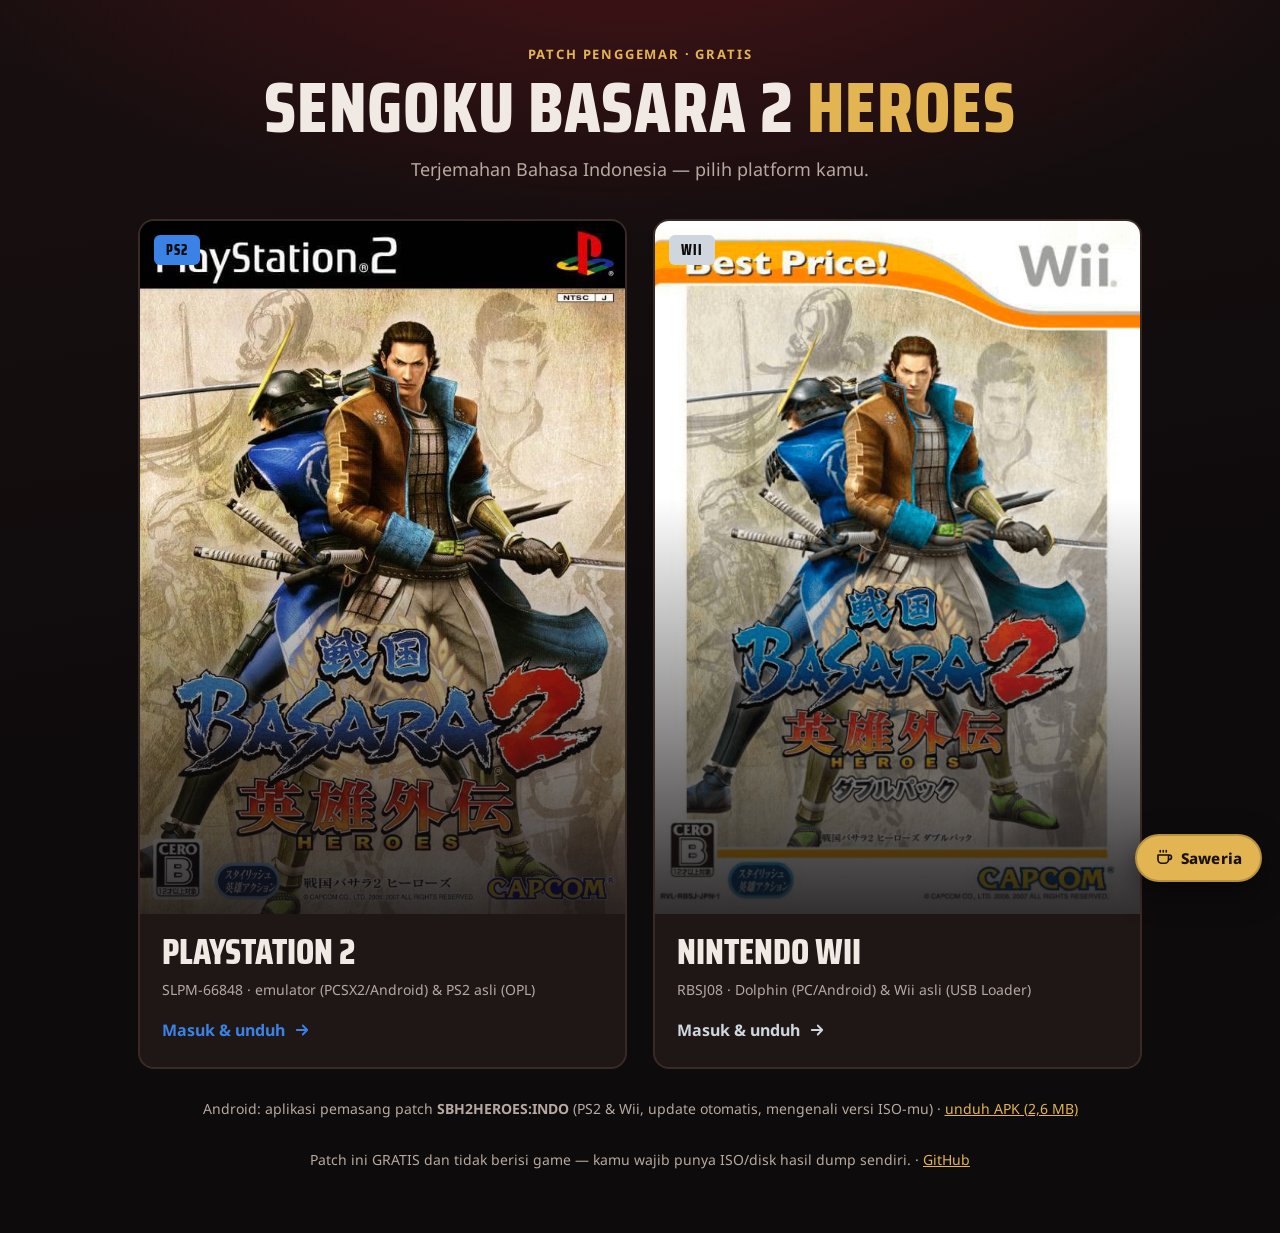
<file: index.html>
<!doctype html>
<html lang="id">
<head>
<meta charset="utf-8">
<meta name="viewport" content="width=device-width, initial-scale=1, viewport-fit=cover">
<title>Sengoku Basara 2 Heroes — Terjemahan Indonesia (PS2 &amp; Wii)</title>
<meta name="description" content="Patch terjemahan Bahasa Indonesia untuk Sengoku Basara 2 Heroes. Pilih platform: PlayStation 2 atau Wii. Gratis, pasang langsung di browser.">
<meta property="og:title" content="Sengoku Basara 2 Heroes — Terjemahan Bahasa Indonesia">
<meta property="og:description" content="Patch penggemar, GRATIS — untuk PS2 dan Wii. Teks, spanduk, nama jurus, perlengkapan dan video ikut diterjemahkan.">
<meta property="og:image" content="https://dezer04.github.io/sengoku-basara-2-heroes-id/assets/sampul.jpg">
<meta property="og:type" content="website">
<link rel="preconnect" href="https://fonts.googleapis.com">
<link rel="stylesheet" href="https://fonts.googleapis.com/css2?family=Saira+Condensed:wght@700;800&family=Noto+Sans:wght@400;600;700&display=swap">
<link rel="stylesheet" href="style.css">
</head>
<body>

<main class="pick">
  <div class="wrap">
    <div class="pick-head">
      <span class="eyebrow">Patch penggemar · GRATIS</span>
      <h1>Sengoku Basara 2 <span>Heroes</span></h1>
      <p>Terjemahan Bahasa Indonesia — pilih platform kamu.</p>
    </div>

    <div class="cards">
      <a class="pcard ps2" href="ps2.html" aria-label="Versi PlayStation 2">
        <div class="cover">
          <span class="plat-tag">PS2</span>
          <img src="assets/cover_ps2.jpg" width="640" height="912" alt="Sampul Sengoku Basara 2 Heroes versi PlayStation 2">
        </div>
        <div class="meta">
          <div class="plat-name">PlayStation 2</div>
          <p class="plat-sub">SLPM-66848 · emulator (PCSX2/Android) &amp; PS2 asli (OPL)</p>
          <span class="enter">Masuk &amp; unduh
            <svg width="18" height="18" viewBox="0 0 24 24" fill="none" stroke="currentColor" stroke-width="2.4" stroke-linecap="round" stroke-linejoin="round" aria-hidden="true"><path d="M5 12h14M13 6l6 6-6 6"/></svg>
          </span>
        </div>
      </a>

      <a class="pcard wii" href="wii.html" aria-label="Versi Nintendo Wii">
        <div class="cover">
          <span class="plat-tag">WII</span>
          <img src="assets/cover_wii.png" width="475" height="676" alt="Sampul Sengoku Basara 2 Heroes versi Wii">
        </div>
        <div class="meta">
          <div class="plat-name">Nintendo Wii</div>
          <p class="plat-sub">RBSJ08 · Dolphin (PC/Android) &amp; Wii asli (USB Loader)</p>
          <span class="enter">Masuk &amp; unduh
            <svg width="18" height="18" viewBox="0 0 24 24" fill="none" stroke="currentColor" stroke-width="2.4" stroke-linecap="round" stroke-linejoin="round" aria-hidden="true"><path d="M5 12h14M13 6l6 6-6 6"/></svg>
          </span>
        </div>
      </a>
    </div>

    <p class="pick-note">Android: aplikasi pemasang patch <b>SBH2HEROES:INDO</b> (PS2 &amp; Wii, update otomatis, mengenali versi ISO-mu) ·
      <a href="https://github.com/DeZer04/sengoku-basara-2-heroes-id/releases/download/app-v1.0.0/SBH2HEROES-INDO-v1.0.0.apk">unduh APK (2,6 MB)</a></p>
    <p class="pick-note">Patch ini GRATIS dan tidak berisi game — kamu wajib punya ISO/disk hasil dump sendiri.
      · <a href="https://github.com/DeZer04/sengoku-basara-2-heroes-id">GitHub</a></p>
  </div>
</main>

<a class="saweria-fab" href="https://saweria.co/deozz" target="_blank" rel="noopener" aria-label="Dukung di Saweria">
  <svg width="18" height="18" viewBox="0 0 24 24" fill="none" stroke="currentColor" stroke-width="2.2" stroke-linecap="round" stroke-linejoin="round" aria-hidden="true"><path d="M18 8h1a3 3 0 0 1 0 6h-1M4 8h14v6a5 5 0 0 1-5 5H9a5 5 0 0 1-5-5V8zM7 2v2M11 2v2M15 2v2"/></svg>
  Saweria
</a>

</body>
</html>
</file>
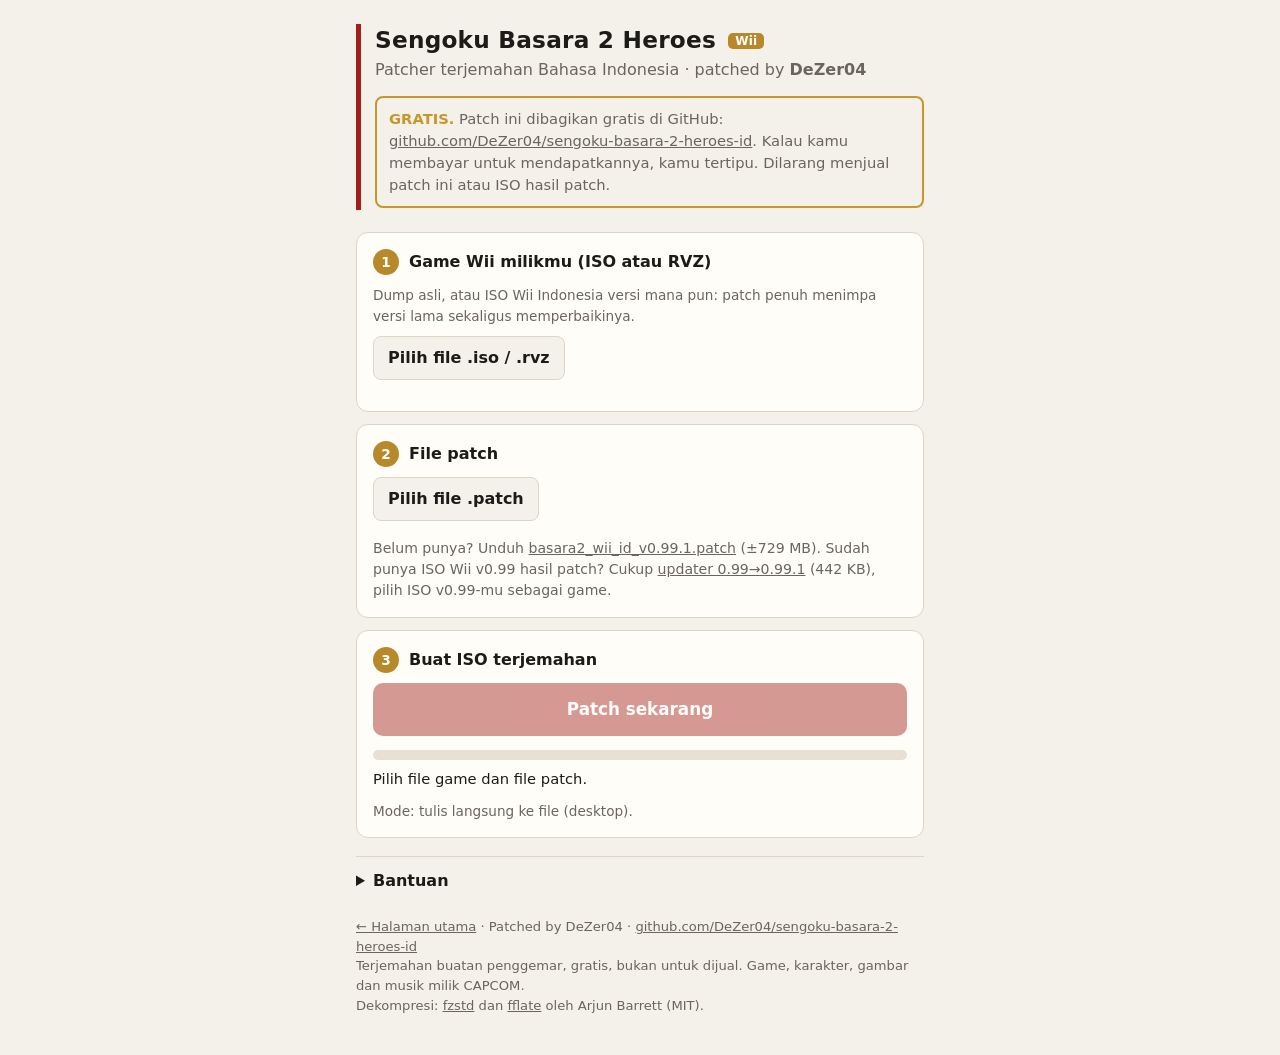
<file: patcher-wii.html>
<!doctype html>
<html lang="id">
<head>
<meta charset="utf-8">
<meta name="viewport" content="width=device-width,initial-scale=1">
<title>Patcher Basara 2 Wii ID</title>
<style>
:root {
  --bg: #f4f1ea; --card: #fffdf8; --fg: #1d1b18; --muted: #6b655c; --line: #ddd5c6;
  --accent: #a3201a; --accent-fg: #fff; --gold: #b8892b; --ok: #1f7a3a; --bad: #b3261e; --bar: #e8e1d3;
  color-scheme: light;
}
@media (prefers-color-scheme: dark) {
  :root:not([data-theme="light"]) {
    --bg: #15130f; --card: #1f1c17; --fg: #eee8dc; --muted: #a39b8e; --line: #3a352d;
    --accent: #d2382d; --accent-fg: #fff; --gold: #d9aa4a; --ok: #5cc27a; --bad: #ff7a6e; --bar: #2d2922;
    color-scheme: dark;
  }
}
:root[data-theme="dark"] {
  --bg: #15130f; --card: #1f1c17; --fg: #eee8dc; --muted: #a39b8e; --line: #3a352d;
  --accent: #d2382d; --accent-fg: #fff; --gold: #d9aa4a; --ok: #5cc27a; --bad: #ff7a6e; --bar: #2d2922;
  color-scheme: dark;
}
* { box-sizing: border-box; }
[hidden] { display: none !important; }
html { -webkit-text-size-adjust: 100%; }
body { margin: 0; background: var(--bg); color: var(--fg); font: 16px/1.5 system-ui, -apple-system, "Segoe UI", Roboto, sans-serif; }
main { max-width: 600px; margin: 0 auto; padding: 24px 16px 40px; }
header { border-left: 5px solid var(--accent); padding: 2px 0 2px 14px; margin-bottom: 22px; }
header h1 { font-size: 1.45rem; line-height: 1.2; margin: 0; letter-spacing: .01em; }
header p { margin: 4px 0 0; color: var(--muted); }
.tag { display: inline-block; font-size: .75rem; font-weight: 700; padding: 1px 7px; border-radius: 5px; background: var(--gold);
       color: #fff; vertical-align: 3px; margin-left: 4px; }
.step { background: var(--card); border: 1px solid var(--line); border-radius: 12px; padding: 16px; margin-bottom: 12px; }
.step h2 { font-size: 1rem; margin: 0 0 10px; display: flex; gap: 10px; align-items: center; }
.num { flex: none; width: 26px; height: 26px; border-radius: 50%; background: var(--gold); color: #fff; font-size: .85rem;
       display: inline-flex; align-items: center; justify-content: center; }
.pick { display: inline-block; position: relative; overflow: hidden; border: 1px solid var(--line); border-radius: 8px;
        padding: 9px 14px; cursor: pointer; background: var(--bg); font-weight: 600; }
.pick input { position: absolute; inset: 0; opacity: 0; cursor: pointer; font-size: 0; }
.pick:focus-within { outline: 2px solid var(--gold); outline-offset: 2px; }
.file { margin-top: 8px; font-size: .9rem; color: var(--muted); word-break: break-all; }
.st { margin-top: 6px; font-size: .92rem; }
.fix { margin-top: 10px; padding: 10px 12px; border: 1px solid var(--bad); border-radius: 8px; font-size: .9rem; line-height: 1.5; }
.fix a { display: inline-block; margin: 6px 0 2px; padding: 6px 12px; border-radius: 6px; background: var(--bad); color: #fff;
         font-weight: 700; text-decoration: none; }
.hint { margin: 10px 0 0; font-size: .88rem; color: var(--muted); }
.hint a { color: inherit; }
.st.ok { color: var(--ok); } .st.bad { color: var(--bad); }
button#go { width: 100%; border: 0; border-radius: 10px; padding: 14px; font: inherit; font-weight: 700; font-size: 1.05rem;
            background: var(--accent); color: var(--accent-fg); cursor: pointer; }
button#go:disabled { opacity: .45; cursor: not-allowed; }
.bar { height: 10px; border-radius: 6px; background: var(--bar); overflow: hidden; margin-top: 14px; }
.bar div { height: 100%; width: 0; background: linear-gradient(90deg, var(--accent), var(--gold)); transition: width .15s; }
#stage { margin-top: 8px; font-size: .92rem; display: flex; justify-content: space-between; gap: 10px; }
#stage span:last-child { color: var(--muted); font-variant-numeric: tabular-nums; white-space: nowrap; }
#msg { margin-top: 12px; padding: 12px; border-radius: 8px; display: none; font-size: .95rem; }
#msg.ok { display: block; background: color-mix(in srgb, var(--ok) 14%, transparent); }
#msg.bad { display: block; background: color-mix(in srgb, var(--bad) 14%, transparent); }
.mode { font-size: .85rem; color: var(--muted); margin-top: 10px; }
details { margin-top: 18px; border-top: 1px solid var(--line); padding-top: 12px; }
summary { cursor: pointer; font-weight: 600; }
details li { margin: 6px 0; }
footer { margin-top: 24px; font-size: .82rem; color: var(--muted); }
.free { margin: 14px 0 0; padding: 10px 12px; border: 2px solid #c8962a; border-radius: 8px; font-size: .92rem; }
.free b { color: #c8962a; }
.free a, footer a, details a { color: inherit; }
code { font-size: .88em; }
</style>
</head>
<body>
<main>
  <header>
    <h1>Sengoku Basara 2 Heroes <span class="tag">Wii</span></h1>
    <p>Patcher terjemahan Bahasa Indonesia &middot; patched by <b>DeZer04</b></p>
    <p class="free"><b>GRATIS.</b> Patch ini dibagikan gratis di GitHub: <a href="https://github.com/DeZer04/sengoku-basara-2-heroes-id">github.com/DeZer04/sengoku-basara-2-heroes-id</a>. Kalau kamu membayar untuk mendapatkannya, kamu tertipu. Dilarang menjual patch ini atau ISO hasil patch.</p>
  </header>

  <section class="step">
    <h2><span class="num">1</span>Game Wii milikmu (ISO atau RVZ)</h2>
    <p class="mode" style="margin:0 0 10px">Dump asli, atau ISO Wii Indonesia versi mana pun: patch penuh menimpa versi lama sekaligus memperbaikinya.</p>
    <label class="pick">Pilih file .iso / .rvz<input type="file" id="rvz"></label>
    <div class="file" id="rvz-name"></div>
    <div class="st" id="rvz-st"></div>
    <div class="fix" id="rvz-fix" hidden></div>
  </section>

  <section class="step">
    <h2><span class="num">2</span>File patch</h2>
    <label class="pick">Pilih file .patch<input type="file" id="patch"></label>
    <div class="file" id="patch-name"></div>
    <div class="st" id="patch-st"></div>
    <p class="hint">Belum punya? Unduh <a href="https://github.com/DeZer04/sengoku-basara-2-heroes-id/releases/download/wii-v0.99.1/basara2_wii_id_v0.99.1.patch">basara2_wii_id_v0.99.1.patch</a> (±729 MB). Sudah punya ISO Wii v0.99 hasil patch? Cukup <a href="https://github.com/DeZer04/sengoku-basara-2-heroes-id/releases/download/wii-v0.99.1/basara2_wii_id_v0.99_to_v0.99.1.patch">updater 0.99→0.99.1</a> (442 KB), pilih ISO v0.99-mu sebagai game.</p>
  </section>

  <section class="step">
    <h2><span class="num">3</span>Buat ISO terjemahan</h2>
    <button id="go" disabled>Patch sekarang</button>
    <div class="bar"><div id="bar"></div></div>
    <div id="stage"><span id="stage-t">Pilih file game dan file patch.</span><span id="stage-p"></span></div>
    <div id="msg"></div>
    <div class="mode" id="mode"></div>
  </section>

  <details>
    <summary>Bantuan</summary>
    <ul>
      <li>Game yang dibutuhkan: disk <b>Heroes</b> dari <b>Sengoku Basara 2 Heroes Double Pack</b> versi Jepang
        (ID game <code>RBSJ08</code>), dump dari disk milikmu sendiri, dalam format <b>ISO</b> atau <b>RVZ</b>.</li>
      <li><b>ISO</b> dan <b>RVZ</b> sama-sama langsung bisa dipakai, tanpa kunci atau pengaturan apa pun.</li>
      <li>Patch penuh juga bisa dipasang ke <b>ISO Wii Indonesia versi lama mana pun</b> (v0.99, v0.99.1) dan hasilnya
        sama persis. Jadi patch penuh sekaligus bisa dipakai untuk memperbaiki ISO yang bermasalah (selama file ISO-nya
        utuh; ISO yang terpotong butuh dump asli).</li>
      <li>Punya WBFS? Ubah dulu ke ISO atau RVZ di Dolphin. Di PC: klik kanan game &rarr;
        <i>Convert File…</i>. Di Android: tekan lama game di daftar &rarr; <i>Convert File</i>. Pilih Format <b>RVZ</b>,
        Compression <b>Zstandard</b> (bawaan), lalu Convert. File aslimu tidak diubah.</li>
      <li>Butuh ruang kosong ±4,2 GB untuk ISO baru. Patch v0.99.1 menghasilkan ISO di bawah 4 GB, jadi muat juga di
        kartu SD FAT32. Kalau Dolphin menampilkan <i>"Disk tidak dapat dibaca"</i> setelah memilih jenderal, ISO-mu
        terpotong (unduhan belum selesai atau disimpan di FAT32 dengan patch lama): patch ulang dengan v0.99.1.</li>
      <li>Di Chrome/Edge desktop kamu memilih lokasi simpan dulu, lalu ISO ditulis langsung ke sana. Di HP/Android,
        ISO langsung diunduh secara streaming (hemat memori) ke folder Download; tunggu sampai unduhan selesai.</li>
      <li>HP: biarkan layar menyala dan jangan pindah aplikasi sampai selesai. Proses memakai semua inti CPU,
        jadi HP bisa terasa hangat.</li>
      <li>Hasilnya dibuka di Dolphin (PC/Android). Mau lebih hemat ruang? Ubah ISO hasil ke RVZ di Dolphin
        (±3,8 GB). Wii asli: lewat USB Loader dengan cIOS (ISO hasil memakai fakesign).</li>
      <li>Patch langsung dipasang dan ditulis tanpa pemeriksaan dump (lebih cepat). Pakai dump bersih disk Heroes
        (RBSJ08): dump versi lain atau yang sudah diubah menghasilkan ISO yang tidak bisa dimainkan.</li>
      <li>Semua proses terjadi di perangkatmu. Tidak ada file yang diunggah ke mana pun.</li>
    </ul>
  </details>
  <footer><a href="./#wii">&larr; Halaman utama</a> &middot; Patched by DeZer04 &middot; <a href="https://github.com/DeZer04/sengoku-basara-2-heroes-id">github.com/DeZer04/sengoku-basara-2-heroes-id</a><br>Terjemahan buatan penggemar, gratis, bukan untuk dijual. Game, karakter, gambar dan musik milik CAPCOM.
<br>Dekompresi: <a href="https://github.com/101arrowz/fzstd">fzstd</a> dan <a href="https://github.com/101arrowz/fflate">fflate</a> oleh Arjun Barrett (MIT).</footer>
</main>

<script src="wii/engine.js"></script>
<script>
const $ = id => document.getElementById(id);
const FSA = typeof window.showSaveFilePicker === 'function' && window.self === window.top;
const CAN = typeof Worker === 'function' && !!(window.crypto && crypto.subtle);   // WebCrypto needs https
let rvz = null, kind = '', rvzOk = false, keyOk = false, patch = null, hdr = null, busy = false;

const gb = n => (n / 1e9).toLocaleString('id-ID', { maximumFractionDigits: 2 }) + ' GB';
const mb = n => Math.round(n / 1e6).toLocaleString('id-ID') + ' MB';
const str = (u8, a, b) => String.fromCharCode(...u8.subarray(a, b));
function status(id, text, cls) { $(id).textContent = text; $(id).className = 'st ' + (cls || ''); }
function refresh() { $('go').disabled = busy || !CAN || pairBad || !(rvzOk && (kind !== 'iso' || keyOk) && hdr); }

function threads() {
  let n = Math.max(1, Math.min(6, (navigator.hardwareConcurrency || 4) - 1));
  if (navigator.deviceMemory && navigator.deviceMemory <= 3) n = Math.min(n, 2);
  return n;
}

// quick look at the game file: 'rvz' (RBSJ08, Zstandard or no compression) or 'iso' (RBSJ08 Wii disc image)
async function checkGame(f) {
  const h = new Uint8Array(await f.slice(0, 0x60).arrayBuffer());
  const m = str(h, 0, 4);
  if (m === 'RVZ\x01' || m === 'WIA\x01') {          // only the format is looked at: no game ID or dump checks
    const comp = (h[0x4C] << 24) | (h[0x4D] << 16) | (h[0x4E] << 8) | h[0x4F];
    if (comp !== 0 && comp !== 5) throw new Error('RVZ ini memakai kompresi selain Zstandard. Konversi ulang di Dolphin dengan Compression: Zstandard.');
    const u32 = o => ((h[o] << 24) | (h[o + 1] << 16) | (h[o + 2] << 8) | h[o + 3]) >>> 0;
    const want = u32(0x2C) * 0x100000000 + u32(0x30);   // header 1: the .rvz file's own size
    if (f.size < want) throw new Error(`RVZ terpotong: ${nb(f.size)} byte, seharusnya ${nb(want)} byte. Salin atau unduh ulang file RVZ-mu sampai utuh.`);
    return 'rvz';
  }
  if (h[0x18] === 0x5D && h[0x19] === 0x1C && h[0x1A] === 0x9E && h[0x1B] === 0xA3) return 'iso';
  if (m === 'WBFS') throw new Error('Ini file WBFS. Ubah dulu ke ISO atau RVZ di Dolphin (lihat Bantuan).');
  throw new Error('File ini bukan ISO Wii atau RVZ (lihat Bantuan).');
}

// a game file cut short (unfinished download or copy, FAT32 card) or an updater on the wrong file: say so at once and
// point to the full patch, which goes on the original dump
const FULL_PATCH = 'https://github.com/DeZer04/sengoku-basara-2-heroes-id/releases/download/wii-v0.99.1/basara2_wii_id_v0.99.1.patch';
const FULL_LINK = `<a href="${FULL_PATCH}">Unduh patch penuh v0.99.1 (729 MB)</a>`;
const nb = n => n.toLocaleString('id-ID');
function fixHint(html) { $('rvz-fix').innerHTML = html || ''; $('rvz-fix').hidden = !html; }
let pairBad = false;
function checkPair() {          // an updater (manifest 'src') only fits the previous release's ISO, never an RVZ dump
  pairBad = !!(hdr && hdr.updater && kind === 'rvz');
  if (pairBad) {
    status('patch-st', `✗ Ini updater: hanya untuk ISO Wii v${hdr.from || '0.99'} hasil patch, bukan RVZ/dump asli.`, 'bad');
    fixHint(`Untuk dump asli (RVZ/ISO bersih) pakai patch penuh:<br>${FULL_LINK}`);
  } else if (hdr) {
    status('patch-st', `✓ Patch Wii v${hdr.version}${hdr.updater ? ' (updater dari v' + (hdr.from || '0.99') + ')' : ''} · hasil ISO ${gb(hdr.size)}.`, 'ok');
  }
}

// the Wii common key: ISO input is decrypted with it, built in (as in Dolphin), so ISO works like RVZ
const COMMON_KEY = 'ebe42a225e8593e448d9c5457381aaf7';
let keyRun = 0;
async function checkKey() {
  const my = ++keyRun;
  keyOk = false; refresh();
  if (kind !== 'iso') return;
  status('rvz-st', 'Memeriksa ISO…');
  try {
    await WiiPatch.isoKeyCheck(async (o, n) => new Uint8Array(await rvz.slice(o, o + n).arrayBuffer()), WiiPatch.parseKey(COMMON_KEY));
    if (my !== keyRun) return;
    keyOk = true; status('rvz-st', '✓ ISO Wii dipilih.', 'ok');
  } catch (err) {
    if (my !== keyRun) return;
    const msg = String(err && err.message || err);
    status('rvz-st', '✗ ' + msg, 'bad');
    if (msg.startsWith('ISO terpotong')) fixHint(`ISO yang terpotong tidak bisa dipatch. Kalau ini ISO hasil patch sebelumnya, pakai
      patch penuh dengan dump asli (RVZ dari Dolphin atau ISO bersih):<br>${FULL_LINK}<br>Kalau ini dump aslinya, salin atau unduh ulang sampai utuh.`);
  }
  refresh();
}

async function readPatchInfo(p) {
  const h = new Uint8Array(await p.slice(0, 12).arrayBuffer());
  if (str(h, 0, 8) !== 'BSR2WII2') {
    if (h[0] === 0xd6 && h[1] === 0xc3 && h[2] === 0xc4) throw new Error('Ini patch PS2 (.xdelta). Untuk PS2 pakai patcher.html.');
    throw new Error('File ini bukan patch Basara 2 Wii.');
  }
  const ml = h[8] | (h[9] << 8) | (h[10] << 16) | (h[11] << 24);
  const man = JSON.parse(new TextDecoder().decode(await p.slice(12, 12 + ml).arrayBuffer()));
  return { version: man.version || '', size: man.iso[0], updater: !!man.src, from: man.from || '' };
}

$('mode').textContent = !CAN ? 'Browser ini tidak didukung. Pakai Chrome, Edge atau Firefox versi terbaru (halaman harus dibuka lewat https).'
  : FSA ? 'Mode: tulis langsung ke file (desktop).'
  : 'Mode: unduhan langsung streaming (hemat memori, cocok untuk HP/Android).';

$('rvz').addEventListener('change', async e => {
  rvz = e.target.files[0] || null; rvzOk = false; kind = ''; keyOk = false;
  $('rvz-name').textContent = rvz ? `${rvz.name} · ${gb(rvz.size)}` : '';
  status('rvz-st', ''); fixHint('');
  refresh();
  if (!rvz) return;
  try {
    kind = await checkGame(rvz); rvzOk = true;
    if (kind === 'iso') await checkKey();
    else status('rvz-st', '✓ RVZ Wii dipilih.', 'ok');
  } catch (err) { status('rvz-st', '✗ ' + err.message, 'bad'); }
  checkPair();
  refresh();
});

$('patch').addEventListener('change', async e => {
  patch = e.target.files[0] || null; hdr = null;
  $('patch-name').textContent = patch ? `${patch.name} · ${mb(patch.size)}` : '';
  status('patch-st', '');
  refresh();
  if (!patch) return;
  if (!$('rvz-st').textContent.startsWith('✗')) fixHint('');
  try { hdr = await readPatchInfo(patch); checkPair(); }
  catch (err) { status('patch-st', '✗ ' + err.message, 'bad'); }
  refresh();
});

let lastUi = 0, t0 = 0, f0 = 0, tStart = 0;
function stage(text) { $('stage-t').textContent = text; t0 = performance.now(); f0 = -1; }
function prog(f) {
  const now = performance.now();
  if (f0 < 0) { f0 = f; t0 = now; }
  if (now - lastUi < 150 && f < 1) return;
  lastUi = now;
  $('bar').style.width = (f * 100).toFixed(1) + '%';
  const el = (now - t0) / 1000, rate = el > 2 ? (f - f0) / el : 0, left = rate > 0 ? (1 - f) / rate : 0;
  $('stage-p').textContent = Math.floor(f * 100) + '%' + (left > 3 ? ` · ±${left > 90 ? Math.round(left / 60) + ' mnt' : Math.round(left) + ' dtk'}` : '');
}
function message(html, cls) { $('msg').innerHTML = html; $('msg').className = cls; }
const outName = () => `Sengoku Basara 2 Heroes (Wii) [Indonesia${hdr && hdr.version ? ' v' + hdr.version : ''}].iso`;
const esc = s => String(s).replace(/&/g, '&amp;').replace(/</g, '&lt;');

// Streaming download via the service worker (sw.js): bytes flow to the file as they are produced, with constant
// memory. Throws { unsupported: true } when the browser can't, so the caller falls back to a Blob.
async function swChannel(name, size) {
  if (!('serviceWorker' in navigator) || !window.isSecureContext || typeof TransformStream !== 'function')
    throw { unsupported: true };
  let reg;
  try { reg = await navigator.serviceWorker.register('sw.js'); await navigator.serviceWorker.ready; }
  catch (_) { throw { unsupported: true }; }
  const sw = reg.active || navigator.serviceWorker.controller;
  if (!sw) throw { unsupported: true };
  const id = Date.now().toString(36) + Math.random().toString(36).slice(2);
  const big = () => { try { return new ByteLengthQueuingStrategy({ highWaterMark: 16 << 20 }); } catch (_) { return undefined; } };
  const ts = new TransformStream(undefined, big(), big());
  try {
    await new Promise((resolve, reject) => {
      const onmsg = e => {
        if (e.data && e.data.type === 'ready' && e.data.id === id) {
          navigator.serviceWorker.removeEventListener('message', onmsg); resolve();
        }
      };
      navigator.serviceWorker.addEventListener('message', onmsg);
      setTimeout(() => { navigator.serviceWorker.removeEventListener('message', onmsg); reject({ unsupported: true }); }, 5000);
      sw.postMessage({ type: 'stream', id, name, size, readable: ts.readable }, [ts.readable]);
    });
  } catch (e) { throw (e && e.unsupported) ? e : { unsupported: true }; }
  const ifr = document.createElement('iframe'); ifr.hidden = true;
  ifr.src = new URL('dl/' + id, location.href).href;
  document.body.appendChild(ifr);
  return { writable: ts.writable, done: () => setTimeout(() => ifr.remove(), 3000) };
}

// output: direct to a file (desktop), streaming download (Android), or a Blob (last resort)
let blobOut = null;
async function openSink(handle) {
  if (handle) {
    const w = await handle.createWritable();
    return { kind: 'file', name: handle.name, write: u8 => w.write(u8), close: () => w.close(), abort: () => w.abort().catch(() => {}) };
  }
  let ch = null;
  try { ch = await swChannel(outName(), hdr.size); } catch (e) { if (!(e && e.unsupported)) throw e; }
  if (ch) {
    const writer = ch.writable.getWriter();
    return { kind: 'stream', write: u8 => writer.write(u8), close: async () => { await writer.close(); ch.done(); },
             abort: async e => { try { await writer.abort(e); } catch (_) {} ch.done(); } };
  }
  const parts = [];
  return { kind: 'blob', write: u8 => { parts.push(u8); }, close: () => { blobOut = new Blob(parts, { type: 'application/octet-stream' }); }, abort: () => {} };
}

// the patch runs in wii/worker.js (+ helper workers); its chunks are written in order, each acknowledged once written
function runPatch(sink) {
  return new Promise((resolve, reject) => {
    let w;
    try { w = new Worker('wii/worker.js'); }
    catch (_) { reject(new Error('Browser ini tidak bisa menjalankan Web Worker.')); return; }
    let chain = Promise.resolve(), done = false;
    const fail = err => {
      if (done) return; done = true; w.terminate();
      chain.finally(() => { try { sink.abort(err); } catch (_) {} });
      reject(err);
    };
    w.onerror = e => fail(new Error('Gagal menjalankan patcher' + (e.message ? ' (' + e.message + ')' : '') + '. Muat ulang halaman lalu coba lagi.'));
    w.onmessage = e => {
      const d = e.data;
      if (!d || done) return;
      if (d.type === 'chunk') {
        const b = d.bytes;
        chain = chain.then(async () => { if (done) return; await sink.write(b); w.postMessage({ type: 'ack', n: b.length }); })
          .catch(err => fail(new Error('Gagal menulis ISO (' + (err && err.message || err) + '). Unduhan dibatalkan atau ruang penyimpanan penuh?')));
      } else if (d.type === 'progress') prog(d.f);
      else if (d.type === 'stage') stage(d.text);
      else if (d.type === 'threads') $('mode').textContent = $('mode').textContent.replace(/ · \d+ worker$/, '') + ` · ${d.n} worker`;
      else if (d.type === 'error') fail(new Error(d.message));
      else if (d.type === 'done') { done = true; chain.then(() => { w.terminate(); return sink.close(); }).then(resolve, reject); }
    };
    w.postMessage({ type: 'start', game: rvz, key: kind === 'iso' ? COMMON_KEY : null, patch, threads: threads() });
  });
}

$('go').addEventListener('click', async () => {
  let handle = null;
  if (FSA) {                                    // the save dialog needs the click itself, so it comes first
    try {
      handle = await window.showSaveFilePicker({ suggestedName: outName(),
        types: [{ description: 'ISO Wii', accept: { 'application/octet-stream': ['.iso'] } }] });
    } catch (err) {
      if (err.name === 'AbortError') return;
      try { handle = await window.showSaveFilePicker({ suggestedName: outName() }); }
      catch (err2) { if (err2.name === 'AbortError') return; handle = null; }
    }
  }
  busy = true; refresh(); message('', '');
  $('bar').style.width = '0'; $('stage-p').textContent = '';
  let lock = null;
  try { lock = await navigator.wakeLock?.request('screen'); } catch (_) {}
  const guard = e => { e.preventDefault(); e.returnValue = ''; };
  window.addEventListener('beforeunload', guard);
  tStart = performance.now();
  try {
    blobOut = null;
    const sink = await openSink(handle);
    stage(sink.kind === 'file' ? 'Menyiapkan…' : 'Menyiapkan unduhan…');
    await runPatch(sink);
    if (sink.kind === 'blob' && blobOut) {
      const a = document.createElement('a'); a.href = URL.createObjectURL(blobOut); a.download = outName();
      document.body.appendChild(a); a.click(); a.remove();
    }
    prog(1);
    const s = Math.round((performance.now() - tStart) / 1000);
    $('stage-t').textContent = `Selesai dalam ${s >= 60 ? Math.floor(s / 60) + ' mnt ' : ''}${s % 60} dtk.`;
    message(`<b>Berhasil!</b> ISO terjemahan ${sink.kind === 'file' ? 'tersimpan' : 'diunduh'} sebagai
      <code>${esc(sink.kind === 'file' ? sink.name : outName())}</code>.${sink.kind === 'stream' ? ' Tunggu sampai unduhan di browser selesai.' : ''}
      Ukuran file yang utuh: <b>${hdr.size.toLocaleString('id-ID')} byte</b>${sink.kind === 'file' ? '' : '. Kalau lebih kecil,'
      + ' unduhan terputus (layar mati / Chrome ke latar belakang): ISO itu tidak bisa dimainkan, ulangi patch'}.
      Buka di Dolphin (PC/Android).`, 'ok');
  } catch (err) {
    $('stage-t').textContent = 'Gagal.';
    const msg = err && err.message ? err.message : String(err);
    message('<b>Gagal:</b> ' + esc(msg) + (/^(Patch ini updater|ISO terpotong)/.test(msg)
      ? `<br>Untuk dump asli (RVZ/ISO bersih) pakai patch penuh: ${FULL_LINK}` : ''), 'bad');
  } finally {
    window.removeEventListener('beforeunload', guard);
    try { await lock?.release(); } catch (_) {}
    busy = false; refresh();
  }
});
</script>
</body>
</html>
</file>
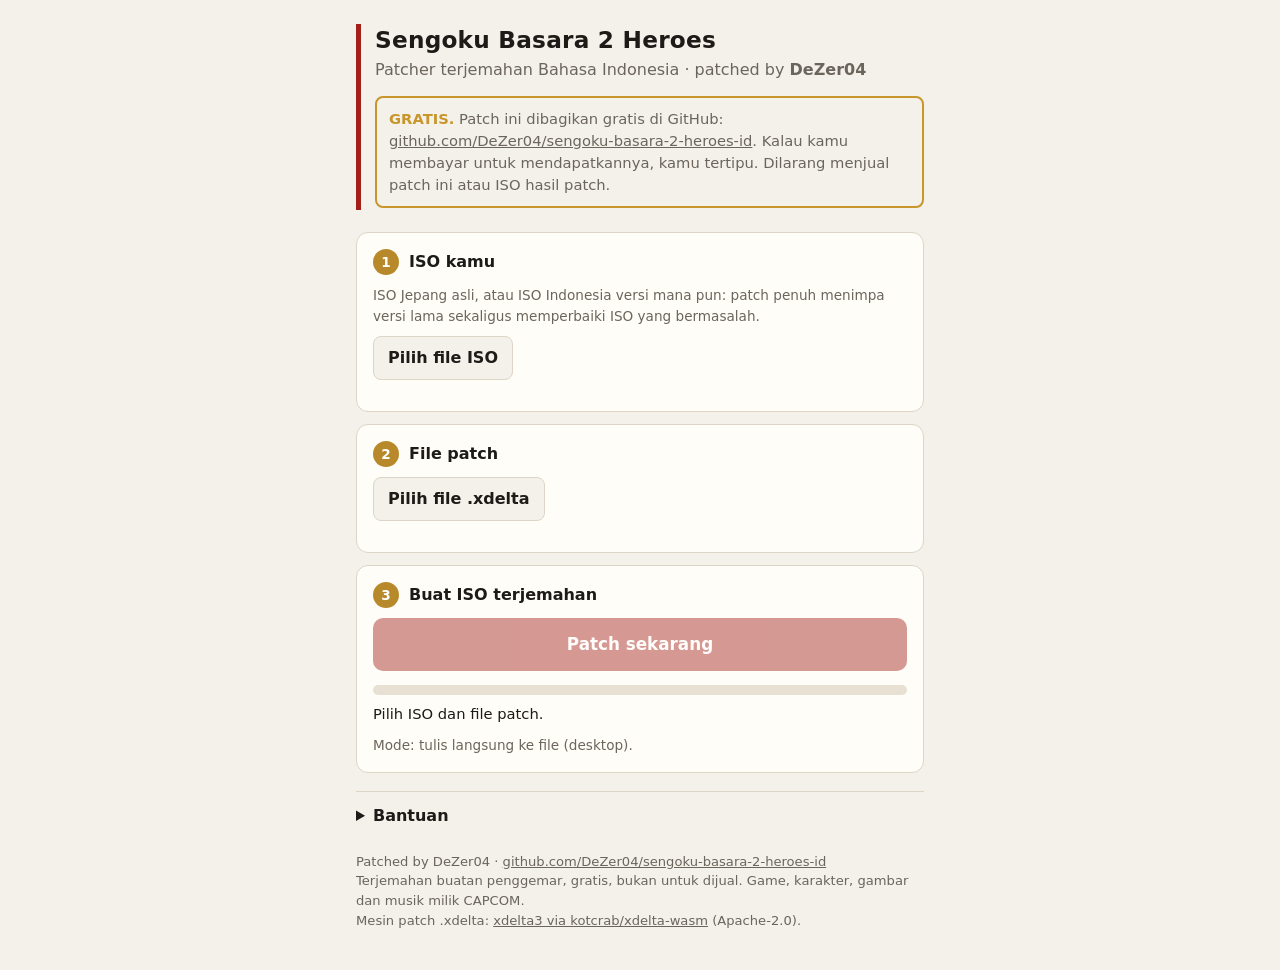
<file: patcher.html>
<!doctype html>
<html lang="id">
<head>
<meta charset="utf-8">
<meta name="viewport" content="width=device-width,initial-scale=1">
<title>Patcher Basara 2 ID</title>
<style>
:root {
  --bg: #f4f1ea; --card: #fffdf8; --fg: #1d1b18; --muted: #6b655c; --line: #ddd5c6;
  --accent: #a3201a; --accent-fg: #fff; --gold: #b8892b; --ok: #1f7a3a; --bad: #b3261e; --bar: #e8e1d3;
  color-scheme: light;
}
@media (prefers-color-scheme: dark) {
  :root:not([data-theme="light"]) {
    --bg: #15130f; --card: #1f1c17; --fg: #eee8dc; --muted: #a39b8e; --line: #3a352d;
    --accent: #d2382d; --accent-fg: #fff; --gold: #d9aa4a; --ok: #5cc27a; --bad: #ff7a6e; --bar: #2d2922;
    color-scheme: dark;
  }
}
:root[data-theme="dark"] {
  --bg: #15130f; --card: #1f1c17; --fg: #eee8dc; --muted: #a39b8e; --line: #3a352d;
  --accent: #d2382d; --accent-fg: #fff; --gold: #d9aa4a; --ok: #5cc27a; --bad: #ff7a6e; --bar: #2d2922;
  color-scheme: dark;
}
* { box-sizing: border-box; }
[hidden] { display: none !important; }
html { -webkit-text-size-adjust: 100%; }
body { margin: 0; background: var(--bg); color: var(--fg); font: 16px/1.5 system-ui, -apple-system, "Segoe UI", Roboto, sans-serif; }
main { max-width: 600px; margin: 0 auto; padding: 24px 16px 40px; }
header { border-left: 5px solid var(--accent); padding: 2px 0 2px 14px; margin-bottom: 22px; }
header h1 { font-size: 1.45rem; line-height: 1.2; margin: 0; letter-spacing: .01em; }
header p { margin: 4px 0 0; color: var(--muted); }
.step { background: var(--card); border: 1px solid var(--line); border-radius: 12px; padding: 16px; margin-bottom: 12px; }
.step h2 { font-size: 1rem; margin: 0 0 10px; display: flex; gap: 10px; align-items: center; }
.num { flex: none; width: 26px; height: 26px; border-radius: 50%; background: var(--gold); color: #fff; font-size: .85rem;
       display: inline-flex; align-items: center; justify-content: center; }
.pick { display: inline-block; position: relative; overflow: hidden; border: 1px solid var(--line); border-radius: 8px;
        padding: 9px 14px; cursor: pointer; background: var(--bg); font-weight: 600; }
.pick input { position: absolute; inset: 0; opacity: 0; cursor: pointer; font-size: 0; }
.pick:focus-within { outline: 2px solid var(--gold); outline-offset: 2px; }
.file { margin-top: 8px; font-size: .9rem; color: var(--muted); word-break: break-all; }
.st { margin-top: 6px; font-size: .92rem; }
.st.ok { color: var(--ok); } .st.bad { color: var(--bad); }
.fix { margin-top: 10px; padding: 10px 12px; border: 1px solid var(--bad); border-radius: 8px; font-size: .9rem; line-height: 1.5; }
.fix a { display: inline-block; margin: 6px 0 2px; padding: 6px 12px; border-radius: 6px; background: var(--bad); color: #fff;
         font-weight: 700; text-decoration: none; }
button#go { width: 100%; border: 0; border-radius: 10px; padding: 14px; font: inherit; font-weight: 700; font-size: 1.05rem;
            background: var(--accent); color: var(--accent-fg); cursor: pointer; }
button#go:disabled { opacity: .45; cursor: not-allowed; }
.opt { display: flex; gap: 8px; align-items: flex-start; margin-top: 12px; font-size: .9rem; color: var(--muted); }
.opt input { margin-top: 4px; }
.bar { height: 10px; border-radius: 6px; background: var(--bar); overflow: hidden; margin-top: 14px; }
.bar div { height: 100%; width: 0; background: linear-gradient(90deg, var(--accent), var(--gold)); transition: width .15s; }
#stage { margin-top: 8px; font-size: .92rem; display: flex; justify-content: space-between; gap: 10px; }
#stage span:last-child { color: var(--muted); font-variant-numeric: tabular-nums; white-space: nowrap; }
#msg { margin-top: 12px; padding: 12px; border-radius: 8px; display: none; font-size: .95rem; }
#msg.ok { display: block; background: color-mix(in srgb, var(--ok) 14%, transparent); }
#msg.bad { display: block; background: color-mix(in srgb, var(--bad) 14%, transparent); }
#msg.info { display: block; background: color-mix(in srgb, var(--gold) 16%, transparent); }
.mode { font-size: .85rem; color: var(--muted); margin-top: 10px; }
details { margin-top: 18px; border-top: 1px solid var(--line); padding-top: 12px; }
summary { cursor: pointer; font-weight: 600; }
details li { margin: 6px 0; }
footer { margin-top: 24px; font-size: .82rem; color: var(--muted); }
.free { margin: 14px 0 0; padding: 10px 12px; border: 2px solid #c8962a; border-radius: 8px; font-size: .92rem; }
.free b { color: #c8962a; }
.free a, footer a { color: inherit; }
code { font-size: .88em; }
</style>
</head>
<body>
<main>
  <header>
    <h1>Sengoku Basara 2 Heroes</h1>
    <p>Patcher terjemahan Bahasa Indonesia &middot; patched by <b>DeZer04</b></p>
    <p class="free"><b>GRATIS.</b> Patch ini dibagikan gratis di GitHub: <a href="https://github.com/DeZer04/sengoku-basara-2-heroes-id">github.com/DeZer04/sengoku-basara-2-heroes-id</a>. Kalau kamu membayar untuk mendapatkannya, kamu tertipu. Dilarang menjual patch ini atau ISO hasil patch.</p>
  </header>

  <section class="step">
    <h2><span class="num">1</span>ISO kamu</h2>
    <p class="mode" style="margin:0 0 10px">ISO Jepang asli, atau ISO Indonesia versi mana pun: patch penuh menimpa versi lama sekaligus memperbaiki ISO yang bermasalah.</p>
    <label class="pick">Pilih file ISO<input type="file" id="iso"></label>
    <div class="file" id="iso-name"></div>
    <div class="st" id="iso-st"></div>
    <div class="fix" id="iso-fix" hidden></div>
  </section>

  <section class="step">
    <h2><span class="num">2</span>File patch</h2>
    <label class="pick">Pilih file .xdelta<input type="file" id="patch" accept=".xdelta"></label>
    <div class="file" id="patch-name"></div>
    <div class="st" id="patch-st"></div>
    <div class="fix" id="pair" hidden></div>
  </section>

  <section class="step">
    <h2><span class="num">3</span>Buat ISO terjemahan</h2>
    <button id="go" disabled>Patch sekarang</button>
    <label class="opt" id="full-wrap" hidden><input type="checkbox" id="full"> Periksa ISO (lebih aman, tapi lebih lama).
      Tanpa dicentang, patch langsung dipasang tanpa verifikasi — lebih cepat.</label>
    <div class="bar"><div id="bar"></div></div>
    <div id="stage"><span id="stage-t">Pilih ISO dan file patch.</span><span id="stage-p"></span></div>
    <div id="msg"></div>
    <div class="mode" id="mode"></div>
  </section>

  <details>
    <summary>Bantuan</summary>
    <ul>
      <li>ISO yang dibutuhkan: <b>Sengoku Basara 2 - Heroes (Japan)</b> (SLPM-66848), 4.677.795.840 byte,
        satu file .iso. Kalau ISO-mu .chd/.cso/.7z, ubah atau ekstrak dulu ke .iso.</li>
      <li>Patch penuh (terjemahan lengkap / koban) bisa dipasang ke ISO Jepang asli <b>maupun</b> ISO Indonesia versi
        lama mana pun (v0.97, v0.98, v0.99, termasuk hasil CHD/OPL), dan hasilnya selalu sama persis. Jadi patch penuh juga
        bisa dipakai untuk memperbaiki ISO yang bermasalah. Patch deskripsi item tetap butuh ISO Jepang asli.</li>
      <li>Butuh ruang kosong ±4,7 GB untuk ISO baru. ISO asli tidak diubah.</li>
      <li>Di Chrome/Edge desktop kamu memilih lokasi simpan dulu, lalu ISO baru ditulis langsung (cepat, tanpa
        pemeriksaan). Di HP/Android dan browser lain, ISO baru langsung diunduh
        secara streaming (hemat memori, tidak macet di 1%); tunggu sampai unduhan selesai.</li>
      <li>Android: biarkan layar menyala dan jangan pindah aplikasi sampai selesai. Hasilnya bisa langsung dibuka
        di ARMSX2, AetherSX2 atau NetherSX2.</li>
      <li>Disarankan pakai file <b>.xdelta</b> (lebih cepat — memakai mesin xdelta3 asli). File <b>.patch</b> lama tetap didukung.</li>
      <li>Semua proses terjadi di perangkatmu. Tidak ada file yang diunggah ke mana pun.</li>
    </ul>
  </details>
  <footer>Patched by DeZer04 &middot; <a href="https://github.com/DeZer04/sengoku-basara-2-heroes-id">github.com/DeZer04/sengoku-basara-2-heroes-id</a><br>Terjemahan buatan penggemar, gratis, bukan untuk dijual. Game, karakter, gambar dan musik milik CAPCOM.
<br>Mesin patch .xdelta: <a href="https://github.com/kotcrab/xdelta-wasm">xdelta3 via kotcrab/xdelta-wasm</a> (Apache-2.0).</footer>
</main>

<script>

const $ = id => document.getElementById(id);
const FSA = typeof window.showSaveFilePicker === 'function' && window.self === window.top;
const CAN = typeof Worker === 'function';       // the xdelta3 engine runs in a (module) Web Worker
let iso = null, patch = null, hdr = null, busy = false;

const gb = n => (n / 1e9).toLocaleString('id-ID', { maximumFractionDigits: 2 }) + ' GB';
const mb = n => Math.round(n / 1e6).toLocaleString('id-ID') + ' MB';
function status(id, text, cls) { $(id).textContent = text; $(id).className = 'st ' + (cls || ''); }

// every source ISO of these patches (Japanese original, v0.98, v0.99) is the Redump image of 4,677,795,840 bytes; a
// smaller file was cut short (unfinished download or copy, FAT32 card) and would patch into a broken ISO
const ISO_SIZE = 4677795840;
const FULL_PATCH = 'https://github.com/DeZer04/sengoku-basara-2-heroes-id/releases/download/v0.99.1/basara2_id_v0.99.1.xdelta';
const FULL_KOBAN = FULL_PATCH.replace('.xdelta', '_koban10_safe.xdelta'), FULL_DESC = FULL_PATCH.replace('.xdelta', '_deskripsi_item.xdelta');
const nb = n => n.toLocaleString('id-ID');
function isoProblem() {
  if (!iso || iso.size === ISO_SIZE) return '';
  return iso.size < ISO_SIZE
    ? `ISO terpotong: ${nb(iso.size)} byte, seharusnya ${nb(ISO_SIZE)} byte (salinan/unduhan belum selesai, atau kartu SD FAT32 yang maksimal 4 GB per file).`
    : `Ukuran ISO ${nb(iso.size)} byte, seharusnya ${nb(ISO_SIZE)} byte: ini bukan dump yang dibutuhkan (Redump, 1 file .iso).`;
}

// ---- which release an ISO is: SHA-1 of a few 2048-byte blocks (universal/ident.py), first 16 hex digits
const IDENT = /*IDENT*/{"probes":[4433027072,4662278144],"known":[{"id":"jp","label":"ISO Jepang asli","family":"jp","version":null,"sha1":["db6f9a544c0aba93","86c17b3372faade7"]},{"id":"v0.97","label":"ISO Indonesia v0.97","family":"full","version":"0.97","sha1":["331ea993cdc29582","86c17b3372faade7"]},{"id":"v0.98","label":"ISO Indonesia v0.98","family":"full","version":"0.98","sha1":["2420d94613a054f6","86c17b3372faade7"]},{"id":"v0.98-k","label":"ISO Indonesia v0.98 + Koban x10","family":"koban","version":"0.98","sha1":["2420d94613a054f6","1b342c78210d0a52"]},{"id":"v0.98-ks","label":"ISO Indonesia v0.98 + Koban x10 SAFE","family":"koban-safe","version":"0.98","sha1":["2420d94613a054f6","b93ccee58bc4945c"]},{"id":"v0.99","label":"ISO Indonesia v0.99","family":"full","version":"0.99","sha1":["d4c89dafdf0d719f","86c17b3372faade7"]},{"id":"v0.99-k","label":"ISO Indonesia v0.99 + Koban x10","family":"koban","version":"0.99","sha1":["d4c89dafdf0d719f","b93ccee58bc4945c"]},{"id":"v0.99-d","label":"ISO Indonesia v0.99 deskripsi item","family":"desc","version":"0.99","sha1":["681371818f193ea3","86c17b3372faade7"]},{"id":"v0.99-t","label":"ISO Indonesia v0.99 dari CHD (OPL)","family":"full-chd","version":"0.99","sha1":["0cb5ede3050e38be","86c17b3372faade7"]},{"id":"v0.99-kt","label":"ISO Indonesia v0.99 + Koban x10 dari CHD (OPL)","family":"koban-chd","version":"0.99","sha1":["0cb5ede3050e38be","b93ccee58bc4945c"]},{"id":"v0.99.1","label":"ISO Indonesia v0.99.1","family":"full","version":"0.99.1","sha1":["970e9f7a4f91f63b","86c17b3372faade7"]},{"id":"v0.99.1-k","label":"ISO Indonesia v0.99.1 + Koban x10","family":"koban","version":"0.99.1","sha1":["970e9f7a4f91f63b","b93ccee58bc4945c"]},{"id":"v0.99.1-d","label":"ISO Indonesia v0.99.1 deskripsi item","family":"desc","version":"0.99.1","sha1":["e0cfae58179b1124","86c17b3372faade7"]},{"id":"v0.99.1-t","label":"ISO Indonesia v0.99.1 dari CHD (OPL)","family":"full-chd","version":"0.99.1","sha1":["6e591b3cf2f6362e","86c17b3372faade7"]},{"id":"v0.99.1-kt","label":"ISO Indonesia v0.99.1 + Koban x10 dari CHD (OPL)","family":"koban-chd","version":"0.99.1","sha1":["6e591b3cf2f6362e","b93ccee58bc4945c"]}]}/*IDENT*/;
let ident = null, identDone = false;        // ident: an IDENT.known entry, null = not recognised
async function identify(file) {
  ident = null; identDone = false;
  if (!IDENT.probes.length || file.size !== ISO_SIZE || !crypto.subtle) { identDone = true; return; }
  const hs = [];
  for (const off of IDENT.probes) {
    const b = await file.slice(off, off + 2048).arrayBuffer();
    hs.push([...new Uint8Array(await crypto.subtle.digest('SHA-1', b))].map(x => x.toString(16).padStart(2, '0')).join(''));
  }
  if (file !== iso) return;
  ident = IDENT.known.find(k => k.sha1.every((h, i) => hs[i].startsWith(h))) || null;
  identDone = true;
}
// what the chosen patch is, from its release name: full / updater, variant family, versions
function patchKind(name) {
  const n = (name || '').toLowerCase();
  let m = /^basara2_id_v([0-9.]+?)(koban)?_to_v([0-9.]+?)(?:koban)?(_deskripsi_item)?\.xdelta$/.exec(n);
  if (m) return { updater: true, from: m[1], to: m[3], family: m[4] ? 'desc' : m[2] ? 'koban' : 'full' };
  m = /^basara2_id_v([0-9.]+?)(_koban10_safe|_deskripsi_item)?\.xdelta$/.exec(n);
  if (m) return { updater: false, to: m[1], family: m[2] === '_deskripsi_item' ? 'desc' : m[2] ? 'koban' : 'full' };
  return null;
}
const FAMILY = { full: 'terjemahan lengkap', koban: 'terjemahan + koban x10', desc: 'deskripsi item' };
// an ISO + patch pair that cannot give the right result (only when the ISO was recognised)
function pairProblem() {
  if (!iso || !patch || !ident) return '';
  const k = patchKind(patch.name);
  if (!k) return '';
  if (k.updater && !(ident.family === k.family && ident.version === k.from))
    return `File patch ini updater: hanya untuk ISO Indonesia v${k.from} (${FAMILY[k.family]}). ISO-mu: ${ident.label}. ` +
      `Pakai patch penuh: <a href="${k.family === 'desc' ? FULL_DESC : k.family === 'koban' ? FULL_KOBAN : FULL_PATCH}">unduh patch penuh</a>.`;
  if (!k.updater && k.family === 'desc' && ident.family !== 'jp' && ident.family !== 'desc')
    return `Patch deskripsi item butuh ISO Jepang asli (atau ISO deskripsi item versi lama). ISO-mu: ${ident.label}.`;
  return '';
}

function refresh() {
  const bad = isoProblem(), pair = pairProblem();
  if (bad) status('iso-st', '✗ ' + bad, 'bad');
  else if (iso && !identDone) status('iso-st', 'Memeriksa versi ISO…', '');
  else if (iso && IDENT.probes.length) status('iso-st', ident ? `✓ Terdeteksi: ${ident.label}.` + (ident.family === 'jp' ? '' : ' Patch penuh akan menimpanya.')
    : '✓ ISO dipilih (versinya tidak dikenali: dump lain atau sudah diubah; patch penuh tetap bisa dicoba).', ident ? 'ok' : '');
  else if (iso) status('iso-st', '✓ ISO dipilih.', 'ok');
  $('pair').innerHTML = pair; $('pair').hidden = !pair;
  $('iso-fix').innerHTML = bad && iso.size < ISO_SIZE ? `ISO yang terpotong tidak bisa dipatch. Kalau ini ISO hasil patch
    sebelumnya, pakai patch penuh dengan ISO Jepang asli:<br><a href="${FULL_PATCH}">Unduh patch penuh v0.99.1 (519 MB)</a><br>
    Kalau ini ISO Jepang aslinya, salin atau unduh ulang sampai utuh.` : '';
  $('iso-fix').hidden = !$('iso-fix').innerHTML;
  $('go').disabled = busy || !CAN || !(iso && hdr) || !!bad || !!pair || (iso && !identDone);
}

// this patcher accepts ONLY .xdelta: require the VCDIFF (xdelta3) magic D6 C3 C4
async function readPatchInfo(p) {
  const m = new Uint8Array(await p.slice(0, 4).arrayBuffer());
  if (!(m[0] === 0xd6 && m[1] === 0xc3 && m[2] === 0xc4))
    throw new Error('File ini bukan .xdelta. Patcher ini hanya menerima file patch .xdelta.');
  const v = /v([0-9][0-9a-z._-]*?)(?:_|\.xdelta|$)/i.exec(p.name || '');
  return { xdelta: true, version: v ? v[1] : '' };
}

$('mode').textContent = !CAN ? 'Browser ini terlalu lama. Pakai Chrome, Edge, Firefox atau Safari versi terbaru.'
  : FSA ? 'Mode: tulis langsung ke file (desktop).'
  : 'Mode: unduhan langsung streaming (hemat memori — cocok untuk HP/Android).';
$('full-wrap').hidden = true;   // tanpa pemeriksaan: patch langsung ditulis

$('iso').addEventListener('change', e => {
  iso = e.target.files[0] || null;
  $('iso-name').textContent = iso ? `${iso.name} · ${gb(iso.size)}` : '';
  status('iso-st', '');
  identDone = !iso;
  refresh();
  if (iso) identify(iso).catch(() => { identDone = true; }).finally(refresh);
});

$('patch').addEventListener('change', async e => {
  patch = e.target.files[0] || null; hdr = null;
  $('patch-name').textContent = patch ? `${patch.name} · ${mb(patch.size)}` : '';
  status('patch-st', '');
  if (patch) {
    try {
      hdr = await readPatchInfo(patch);
      const k = patchKind(patch.name);
      status('patch-st', `✓ Patch xdelta${hdr.version ? ' v' + hdr.version : ''}. ` + (!k ? 'Pakai ISO Jepang asli.'
        : k.updater ? `Updater: hanya untuk ISO Indonesia v${k.from} (${FAMILY[k.family]}).`
        : k.family === 'desc' ? 'Untuk ISO Jepang asli (atau ISO deskripsi item versi lama).'
        : 'Untuk ISO Jepang asli atau ISO Indonesia versi mana pun.'), 'ok');
    } catch (err) { status('patch-st', '✗ ' + err.message, 'bad'); }
  }
  refresh();
});

let lastUi = 0, t0 = 0;
function stage(text) { $('stage-t').textContent = text; $('stage-p').textContent = ''; $('bar').style.width = '0'; t0 = performance.now(); lastUi = 0; }
function prog(f) {
  const now = performance.now();
  if (now - lastUi < 120 && f < 1) return;
  lastUi = now;
  $('bar').style.width = (f * 100).toFixed(1) + '%';
  const el = (now - t0) / 1000, left = f > 0.02 ? el / f - el : 0;
  $('stage-p').textContent = Math.floor(f * 100) + '%' + (left > 3 ? ` · ±${left > 90 ? Math.round(left / 60) + ' mnt' : Math.round(left) + ' dtk'}` : '');
}
function message(html, cls) { $('msg').innerHTML = html; $('msg').className = cls; }

const outName = () => `Sengoku Basara 2 Heroes (Indonesia${hdr && hdr.version ? ' v' + hdr.version : ''}).iso`;

// Open a streaming download via a service worker: bytes flow to the file as they are produced
// (constant memory, no multi-GB Blob), so Android / non-FSA browsers don't stall. Returns the
// TransformStream's writable (fed either by a worker or the main thread) plus a done() cleanup.
// Throws { unsupported: true } when the browser can't do it, so the caller falls back to the Blob path.
async function swChannel(name, size) {
  if (!('serviceWorker' in navigator) || !window.isSecureContext || typeof TransformStream !== 'function')
    throw { unsupported: true };
  let reg;
  try { reg = await navigator.serviceWorker.register('sw.js'); await navigator.serviceWorker.ready; }
  catch (_) { throw { unsupported: true }; }
  const sw = reg.active || navigator.serviceWorker.controller;
  if (!sw) throw { unsupported: true };
  const id = Date.now().toString(36) + Math.random().toString(36).slice(2);
  const big = () => { try { return new ByteLengthQueuingStrategy({ highWaterMark: 16 << 20 }); } catch (_) { return undefined; } };
  const ts = new TransformStream(undefined, big(), big());   // allow ~16 MB in flight -> fewer backpressure stalls
  try {
    await new Promise((resolve, reject) => {                     // wait until the worker has the stream mapped
      const onmsg = e => {
        if (e.data && e.data.type === 'ready' && e.data.id === id) {
          navigator.serviceWorker.removeEventListener('message', onmsg); resolve();
        }
      };
      navigator.serviceWorker.addEventListener('message', onmsg);
      setTimeout(() => { navigator.serviceWorker.removeEventListener('message', onmsg); reject({ unsupported: true }); }, 5000);
      sw.postMessage({ type: 'stream', id, name, size, readable: ts.readable }, [ts.readable]);  // throws without transferable streams
    });
  } catch (e) { throw (e && e.unsupported) ? e : { unsupported: true }; }
  const ifr = document.createElement('iframe'); ifr.hidden = true;  // loading the dl URL triggers the download
  ifr.src = new URL('dl/' + id, location.href).href;
  document.body.appendChild(ifr);
  return { writable: ts.writable, done: () => setTimeout(() => ifr.remove(), 3000) };
}

// === xdelta engine (real xdelta3 compiled to WASM, kotcrab/xdelta-wasm, Apache-2.0) ===
// Applies a standard .xdelta patch. The worker reads source + patch with FileReaderSync and posts output
// chunks; we stream them into `sink`. No checks: xdelta3 runs with its checksum disabled and just writes.
function applyXdelta(sink) {
  return new Promise((resolve, reject) => {
    let w;
    try { w = new Worker('xdelta/xdelta3.worker.js', { type: 'module' }); }
    catch (_) { reject(new Error('Browser ini tak mendukung module Web Worker (butuh Chrome/Edge/Firefox/Safari terbaru).')); return; }
    let written = 0, chain = Promise.resolve(), done = false;
    const fail = msg => { if (done) return; done = true; w.terminate(); chain.finally(() => { try { sink.abort(new Error(msg)); } catch (_) {} }); reject(new Error(msg)); };
    w.onerror = () => fail('Gagal menjalankan mesin xdelta.');
    w.onmessage = e => {
      const d = e.data; if (!d || done) return;
      if (!d.final) { const b = d.bytes; written += b.length; prog(written / iso.size); chain = chain.then(() => sink.write(b)); }
      else if (d.error) fail('Patch gagal — ISO sumber kemungkinan tidak cocok. (' + (d.errorMessage || 'checksum') + ')');
      else { done = true; w.terminate(); chain.then(() => sink.close()).then(resolve, reject); }
    };
    w.postMessage({ command: 'start', sourceFile: iso, patchFile: patch, disableChecksum: true });  // no verification: just apply/write
  });
}

// pick an output sink (same for both engines): direct-to-file (desktop FSA), streaming download (Android), or Blob
async function openSink(handle) {
  if (handle) {
    const w = await handle.createWritable();
    return { kind: 'file', name: handle.name, write: u8 => w.write(u8), close: () => w.close(), abort: () => w.abort().catch(() => {}) };
  }
  let ch = null;
  try { ch = await swChannel(outName(), iso.size); } catch (e) { if (!(e && e.unsupported)) throw e; }
  if (ch) {
    const writer = ch.writable.getWriter();
    return { kind: 'stream', write: u8 => writer.write(u8), close: async () => { await writer.close(); ch.done(); }, abort: async e => { try { await writer.abort(e); } catch (_) {} ch.done(); } };
  }
  const parts = [];
  return { kind: 'blob', write: u8 => { parts.push(u8); }, close: () => { blobOut = new Blob(parts, { type: 'application/octet-stream' }); }, abort: () => {} };
}
let blobOut = null;

async function runXdeltaFlow(handle) {
  blobOut = null;
  const sink = await openSink(handle);
  stage(sink.kind === 'file' ? 'Menulis ISO baru…' : 'Mengunduh ISO baru…');
  await applyXdelta(sink);
  if (sink.kind === 'blob' && blobOut) {
    const a = document.createElement('a'); a.href = URL.createObjectURL(blobOut); a.download = outName();
    document.body.appendChild(a); a.click(); a.remove();
  }
  prog(1); $('stage-t').textContent = sink.kind === 'blob' ? 'Unduhan dimulai.' : 'Selesai.';
  message(`<b>Berhasil!</b> ISO terjemahan ${sink.kind === 'file' ? 'tersimpan' : 'diunduh'} sebagai
    <code>${sink.kind === 'file' ? sink.name : outName()}</code>.${sink.kind === 'file' ? '' : ' Tunggu sampai unduhan di browser selesai.'}
    Ukuran file yang utuh: <b>${iso.size.toLocaleString('id-ID')} byte</b>${sink.kind === 'file' ? '' : '. Kalau lebih kecil,'
    + ' unduhan terputus (layar mati / Chrome ke latar belakang): ISO itu bisa macet di tengah permainan, ulangi patch'}.
    Buka di PCSX2, ARMSX2, AetherSX2/NetherSX2 atau OPL.`, 'ok');
}

$('go').addEventListener('click', async () => {
  let handle = null;
  if (FSA) {                                    // the save dialog needs the click itself, so it comes first
    try {
      handle = await window.showSaveFilePicker({ suggestedName: outName(),
        types: [{ description: 'ISO PS2', accept: { 'application/octet-stream': ['.iso'] } }] });
    } catch (err) {
      if (err.name === 'AbortError') return;
      try { handle = await window.showSaveFilePicker({ suggestedName: outName() }); }
      catch (err2) { if (err2.name === 'AbortError') return; handle = null; }
    }
  }
  busy = true; refresh(); message('', '');
  let lock = null;
  try { lock = await navigator.wakeLock?.request('screen'); } catch (_) {}
  const guard = e => { e.preventDefault(); e.returnValue = ''; };
  window.addEventListener('beforeunload', guard);
  try {
    await runXdeltaFlow(handle);               // real xdelta3 engine (only .xdelta is accepted)
  } catch (err) {
    $('stage-t').textContent = 'Gagal.';
    message('<b>Gagal:</b> ' + (err && err.message ? err.message : String(err)).replace(/</g, '&lt;'), 'bad');
  } finally {
    window.removeEventListener('beforeunload', guard);
    try { await lock?.release(); } catch (_) {}
    busy = false; refresh();
  }
});
</script>
</body>
</html>
</file>
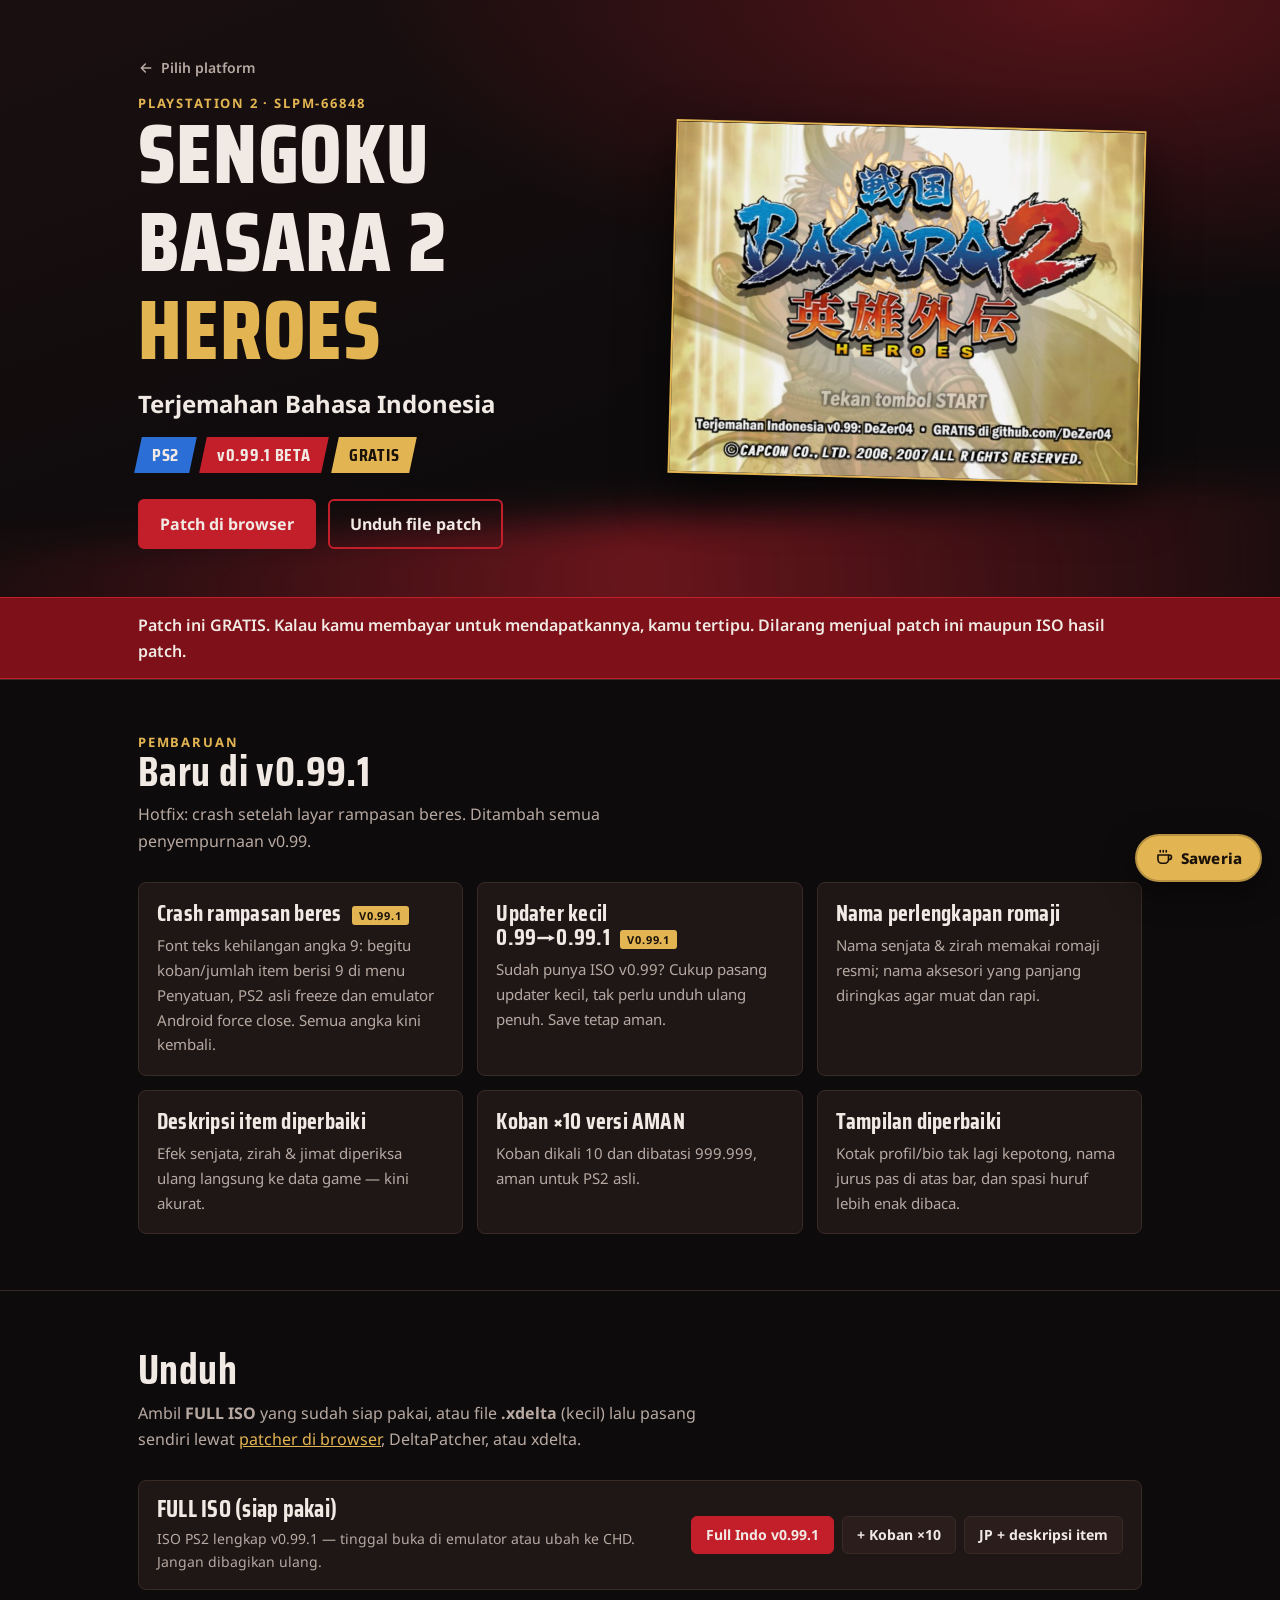
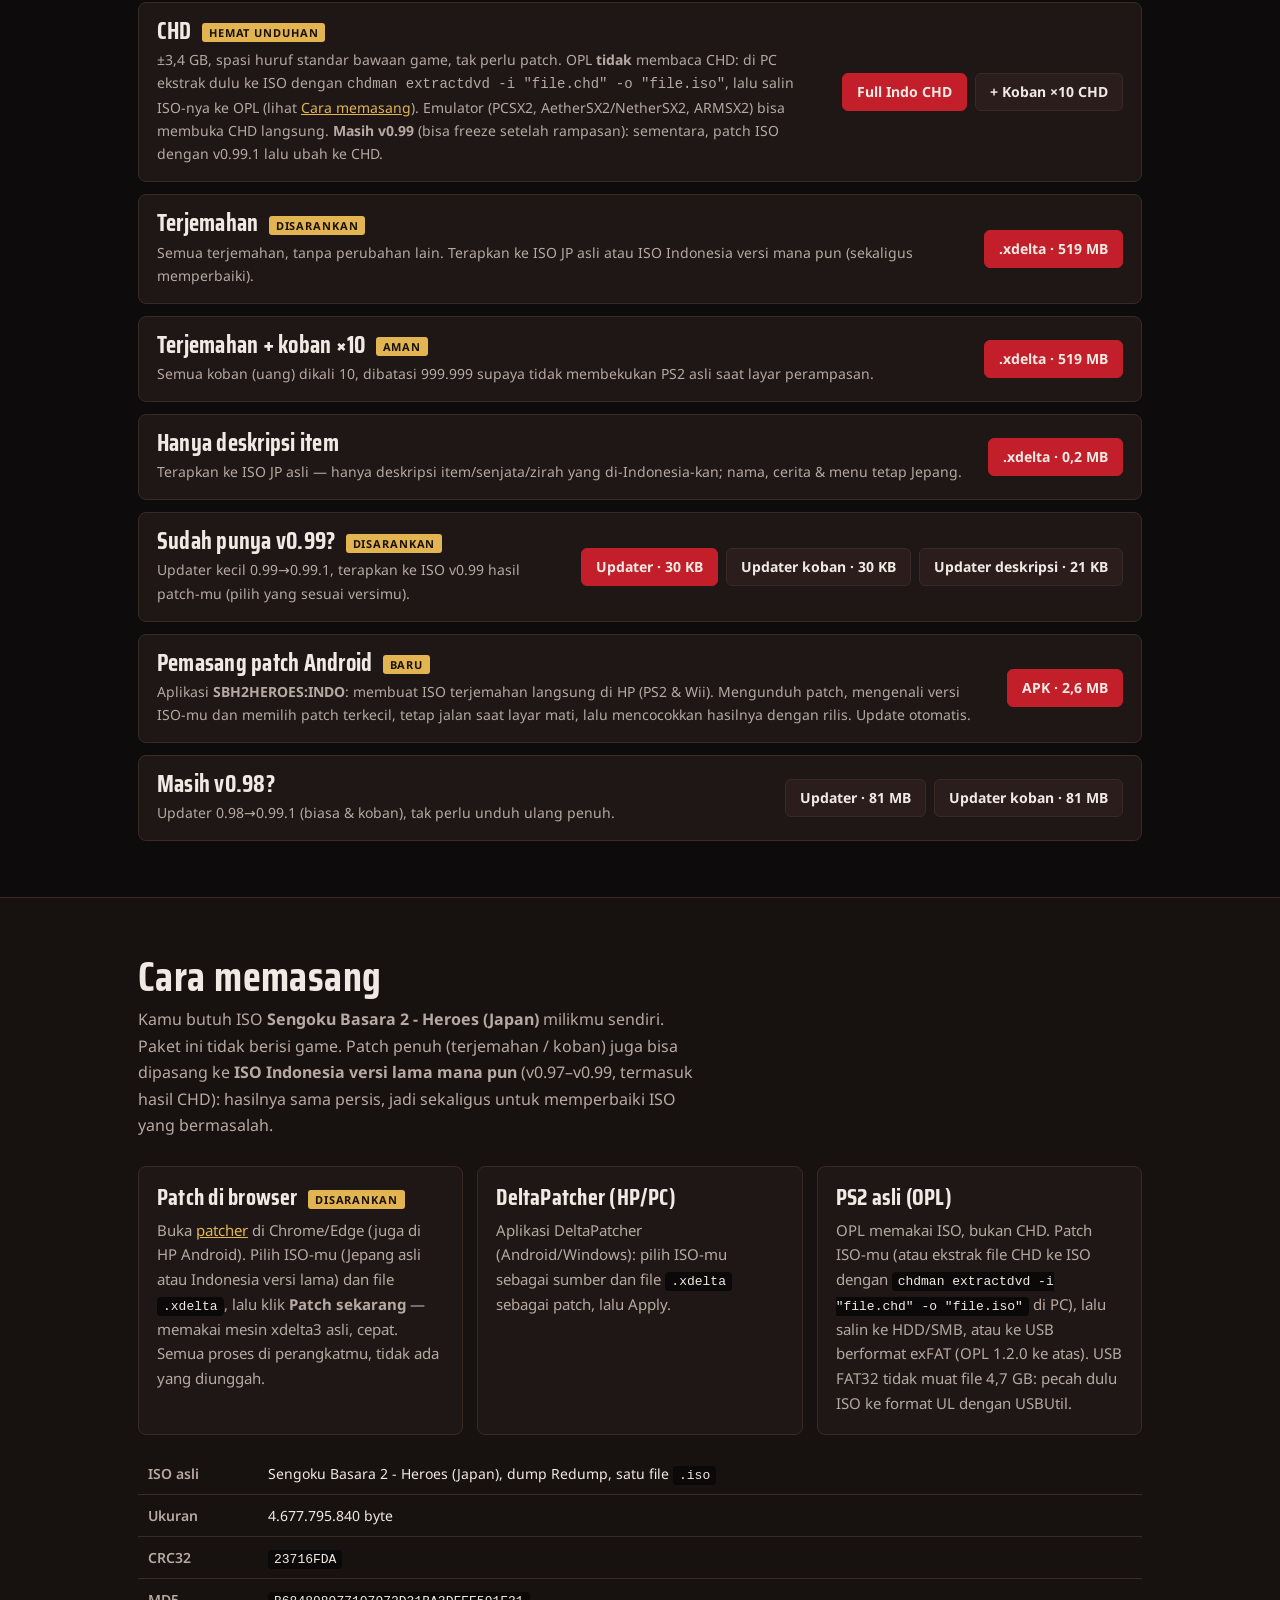
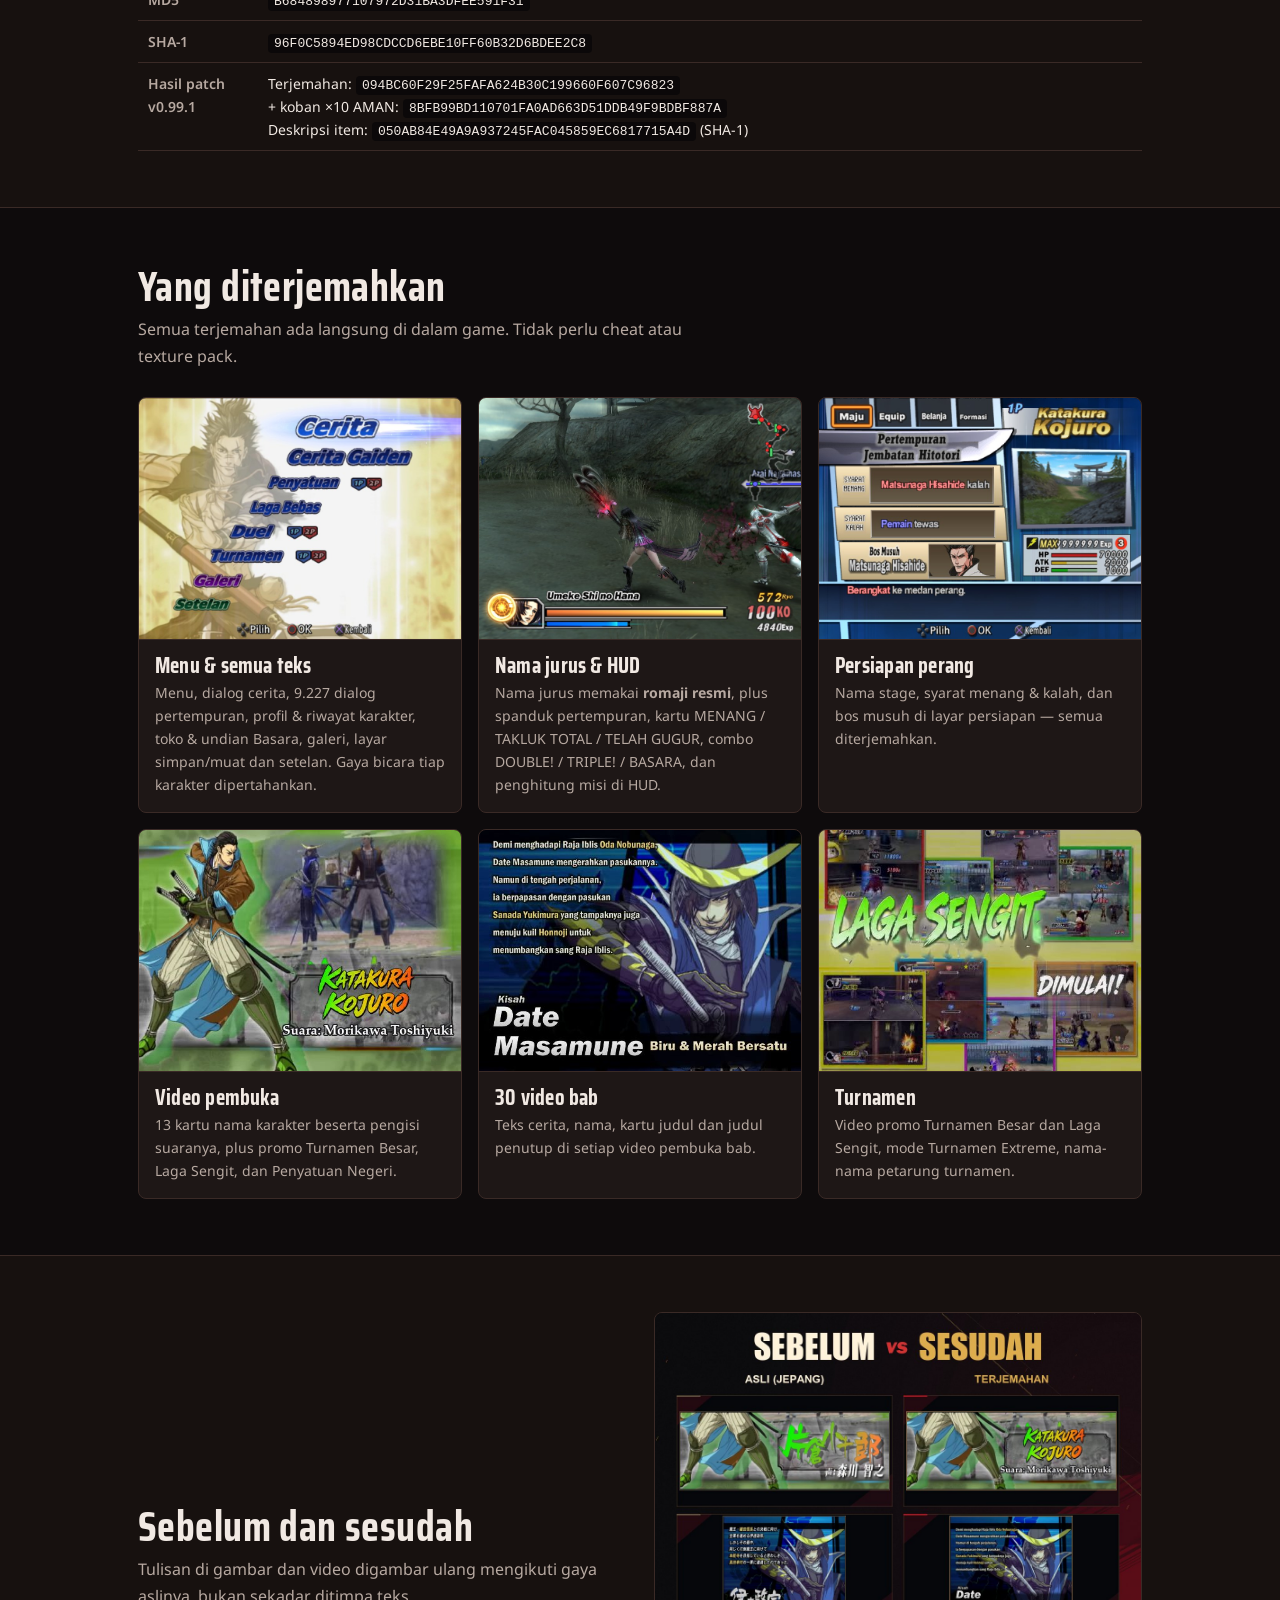
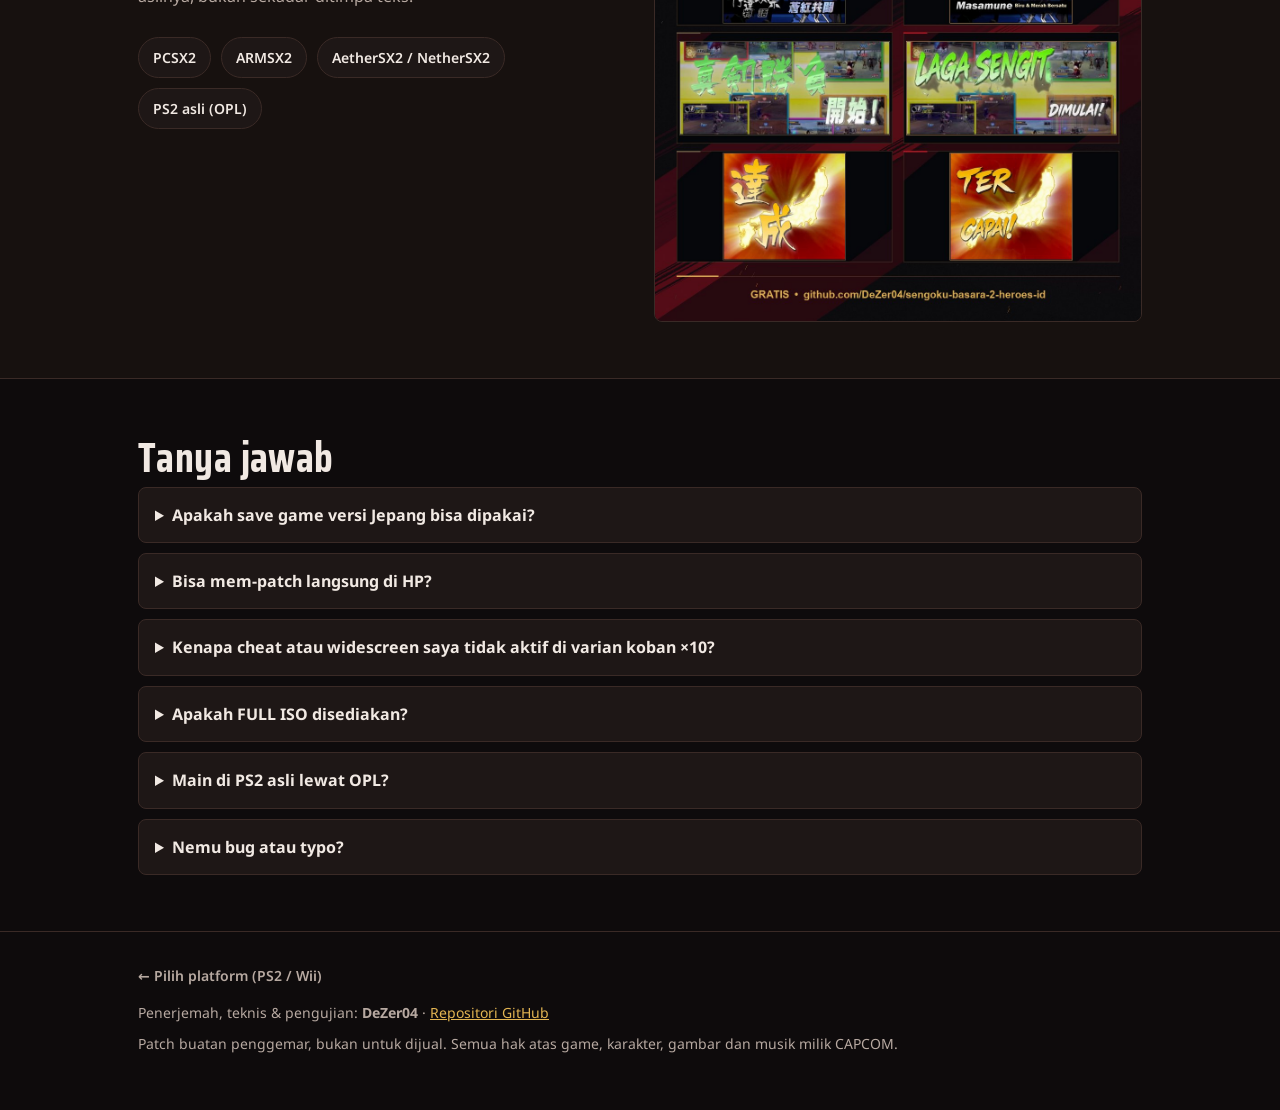
<file: ps2.html>
<!doctype html>
<html lang="id">
<head>
<meta charset="utf-8">
<meta name="viewport" content="width=device-width, initial-scale=1, viewport-fit=cover">
<title>PS2 — Sengoku Basara 2 Heroes Terjemahan Indonesia</title>
<meta name="description" content="Patch terjemahan Bahasa Indonesia untuk Sengoku Basara 2 Heroes (PlayStation 2, SLPM-66848). Gratis. Pasang langsung di browser.">
<meta property="og:title" content="Sengoku Basara 2 Heroes PS2 — Terjemahan Bahasa Indonesia">
<meta property="og:description" content="Patch penggemar untuk PS2, GRATIS. Teks, spanduk, nama jurus, perlengkapan dan video ikut diterjemahkan.">
<meta property="og:image" content="https://dezer04.github.io/sengoku-basara-2-heroes-id/assets/sampul.jpg">
<meta property="og:type" content="website">
<link rel="preconnect" href="https://fonts.googleapis.com">
<link rel="stylesheet" href="https://fonts.googleapis.com/css2?family=Saira+Condensed:wght@700;800&family=Noto+Sans:wght@400;600;700&display=swap">
<link rel="stylesheet" href="style.css">
</head>
<body>

<header class="hero">
  <div class="wrap">
    <div>
      <a class="backlink" href="index.html">
        <svg width="16" height="16" viewBox="0 0 24 24" fill="none" stroke="currentColor" stroke-width="2.4" stroke-linecap="round" stroke-linejoin="round" aria-hidden="true"><path d="M19 12H5M11 18l-6-6 6-6"/></svg>
        Pilih platform
      </a>
      <div class="eyebrow" style="margin-top:14px">PlayStation 2 · SLPM-66848</div>
      <h1>Sengoku Basara 2 <span>Heroes</span></h1>
      <p class="sub">Terjemahan Bahasa Indonesia</p>
      <div class="badges"><span class="badge blue"><b>PS2</b></span><span class="badge red"><b>v0.99.1 BETA</b></span><span class="badge gold"><b>GRATIS</b></span></div>
      <div class="cta">
        <a class="btn primary" href="patcher.html">Patch di browser</a>
        <a class="btn" href="#unduh">Unduh file patch</a>
      </div>
    </div>
    <img class="shot" src="assets/judul.jpg" width="827" height="620" alt="Layar judul Sengoku Basara 2 Heroes versi terjemahan: KISAH PAHLAWAN, Tekan tombol START">
  </div>
</header>

<div class="free"><div class="wrap"><p>Patch ini GRATIS. Kalau kamu membayar untuk mendapatkannya, kamu tertipu. Dilarang menjual patch ini maupun ISO hasil patch.</p></div></div>

<section class="band" id="baru">
  <div class="wrap">
    <div class="eyebrow">Pembaruan</div>
    <h2>Baru di v0.99.1</h2>
    <p class="lede">Hotfix: crash setelah layar rampasan beres. Ditambah semua penyempurnaan v0.99.</p>
    <div class="steps">
      <div class="step"><h3>Crash rampasan beres <span class="tag">v0.99.1</span></h3><p>Font teks kehilangan angka 9: begitu koban/jumlah item berisi 9 di menu Penyatuan, PS2 asli freeze dan emulator Android force close. Semua angka kini kembali.</p></div>
      <div class="step"><h3>Updater kecil 0.99→0.99.1 <span class="tag">v0.99.1</span></h3><p>Sudah punya ISO v0.99? Cukup pasang updater kecil, tak perlu unduh ulang penuh. Save tetap aman.</p></div>
      <div class="step"><h3>Nama perlengkapan romaji</h3><p>Nama senjata &amp; zirah memakai romaji resmi; nama aksesori yang panjang diringkas agar muat dan rapi.</p></div>
      <div class="step"><h3>Deskripsi item diperbaiki</h3><p>Efek senjata, zirah &amp; jimat diperiksa ulang langsung ke data game — kini akurat.</p></div>
      <div class="step"><h3>Koban ×10 versi AMAN</h3><p>Koban dikali 10 dan dibatasi 999.999, aman untuk PS2 asli.</p></div>
      <div class="step"><h3>Tampilan diperbaiki</h3><p>Kotak profil/bio tak lagi kepotong, nama jurus pas di atas bar, dan spasi huruf lebih enak dibaca.</p></div>
    </div>
  </div>
</section>

<section class="band" id="unduh">
  <div class="wrap">
    <h2>Unduh</h2>
    <p class="lede">Ambil <b>FULL ISO</b> yang sudah siap pakai, atau file <b>.xdelta</b> (kecil) lalu pasang sendiri lewat <a href="patcher.html">patcher di browser</a>, DeltaPatcher, atau xdelta.</p>
    <div class="dl">
      <div class="dl-row">
        <div><h3>FULL ISO (siap pakai)</h3><p>ISO PS2 lengkap v0.99.1 — tinggal buka di emulator atau ubah ke CHD. Jangan dibagikan ulang.</p></div>
        <div class="dl-links">
          <a class="main" href="https://pixeldrain.com/u/R2FVGyzC">Full Indo v0.99.1</a>
          <a href="https://pixeldrain.com/u/fUrVQgw4">+ Koban ×10</a>
          <a href="https://pixeldrain.com/u/MA9dz7GJ">JP + deskripsi item</a>
        </div>
      </div>
      <div class="dl-row">
        <div><h3>CHD <span class="tag">Hemat unduhan</span></h3><p>±3,4 GB, spasi huruf standar bawaan game, tak perlu patch. OPL <b>tidak</b> membaca CHD: di PC ekstrak dulu ke ISO dengan <code>chdman extractdvd -i "file.chd" -o "file.iso"</code>, lalu salin ISO-nya ke OPL (lihat <a href="#pasang">Cara memasang</a>). Emulator (PCSX2, AetherSX2/NetherSX2, ARMSX2) bisa membuka CHD langsung. <b>Masih v0.99</b> (bisa freeze setelah rampasan): sementara, patch ISO dengan v0.99.1 lalu ubah ke CHD.</p></div>
        <div class="dl-links">
          <a class="main" href="https://pixeldrain.com/u/ZHDNtDUe">Full Indo CHD</a>
          <a href="https://pixeldrain.com/u/9GL2Z96y">+ Koban ×10 CHD</a>
        </div>
      </div>
      <div class="dl-row">
        <div><h3>Terjemahan <span class="tag">Disarankan</span></h3><p>Semua terjemahan, tanpa perubahan lain. Terapkan ke ISO JP asli atau ISO Indonesia versi mana pun (sekaligus memperbaiki).</p></div>
        <div class="dl-links">
          <a class="main" href="https://github.com/DeZer04/sengoku-basara-2-heroes-id/releases/download/v0.99.1/basara2_id_v0.99.1.xdelta">.xdelta · 519 MB</a>
        </div>
      </div>
      <div class="dl-row">
        <div><h3>Terjemahan + koban ×10 <span class="tag">Aman</span></h3><p>Semua koban (uang) dikali 10, dibatasi 999.999 supaya tidak membekukan PS2 asli saat layar perampasan.</p></div>
        <div class="dl-links">
          <a class="main" href="https://github.com/DeZer04/sengoku-basara-2-heroes-id/releases/download/v0.99.1/basara2_id_v0.99.1_koban10_safe.xdelta">.xdelta · 519 MB</a>
        </div>
      </div>
      <div class="dl-row">
        <div><h3>Hanya deskripsi item</h3><p>Terapkan ke ISO JP asli — hanya deskripsi item/senjata/zirah yang di-Indonesia-kan; nama, cerita &amp; menu tetap Jepang.</p></div>
        <div class="dl-links">
          <a class="main" href="https://github.com/DeZer04/sengoku-basara-2-heroes-id/releases/download/v0.99.1/basara2_id_v0.99.1_deskripsi_item.xdelta">.xdelta · 0,2 MB</a>
        </div>
      </div>
      <div class="dl-row">
        <div><h3>Sudah punya v0.99? <span class="tag">Disarankan</span></h3><p>Updater kecil 0.99→0.99.1, terapkan ke ISO v0.99 hasil patch-mu (pilih yang sesuai versimu).</p></div>
        <div class="dl-links">
          <a class="main" href="https://github.com/DeZer04/sengoku-basara-2-heroes-id/releases/download/v0.99.1/basara2_id_v0.99_to_v0.99.1.xdelta">Updater · 30 KB</a>
          <a href="https://github.com/DeZer04/sengoku-basara-2-heroes-id/releases/download/v0.99.1/basara2_id_v0.99koban_to_v0.99.1koban.xdelta">Updater koban · 30 KB</a>
          <a href="https://github.com/DeZer04/sengoku-basara-2-heroes-id/releases/download/v0.99.1/basara2_id_v0.99_to_v0.99.1_deskripsi_item.xdelta">Updater deskripsi · 21 KB</a>
        </div>
      </div>
      <div class="dl-row">
        <div><h3>Pemasang patch Android <span class="tag">Baru</span></h3><p>Aplikasi <b>SBH2HEROES:INDO</b>: membuat ISO terjemahan langsung di HP (PS2 &amp; Wii). Mengunduh patch, mengenali versi ISO-mu dan memilih patch terkecil, tetap jalan saat layar mati, lalu mencocokkan hasilnya dengan rilis. Update otomatis.</p></div>
        <div class="dl-links">
          <a class="main" href="https://github.com/DeZer04/sengoku-basara-2-heroes-id/releases/download/app-v1.0.0/SBH2HEROES-INDO-v1.0.0.apk">APK · 2,6 MB</a>
        </div>
      </div>
      <div class="dl-row">
        <div><h3>Masih v0.98?</h3><p>Updater 0.98→0.99.1 (biasa &amp; koban), tak perlu unduh ulang penuh.</p></div>
        <div class="dl-links">
          <a href="https://github.com/DeZer04/sengoku-basara-2-heroes-id/releases/download/v0.99.1/basara2_id_v0.98_to_v0.99.1.xdelta">Updater · 81 MB</a>
          <a href="https://github.com/DeZer04/sengoku-basara-2-heroes-id/releases/download/v0.99.1/basara2_id_v0.98koban_to_v0.99.1koban.xdelta">Updater koban · 81 MB</a>
        </div>
      </div>
    </div>
  </div>
</section>

<section class="band alt" id="pasang">
  <div class="wrap">
    <h2>Cara memasang</h2>
    <p class="lede">Kamu butuh ISO <b>Sengoku Basara 2 - Heroes (Japan)</b> milikmu sendiri. Paket ini tidak berisi game.
      Patch penuh (terjemahan / koban) juga bisa dipasang ke <b>ISO Indonesia versi lama mana pun</b> (v0.97&ndash;v0.99, termasuk hasil CHD): hasilnya sama persis, jadi sekaligus untuk memperbaiki ISO yang bermasalah.</p>
    <div class="steps">
      <div class="step">
        <h3>Patch di browser <span class="tag">Disarankan</span></h3>
        <p>Buka <a href="patcher.html">patcher</a> di Chrome/Edge (juga di HP Android). Pilih ISO-mu (Jepang asli atau Indonesia versi lama) dan file <code>.xdelta</code>, lalu klik <b>Patch sekarang</b> — memakai mesin xdelta3 asli, cepat. Semua proses di perangkatmu, tidak ada yang diunggah.</p>
      </div>
      <div class="step">
        <h3>DeltaPatcher (HP/PC)</h3>
        <p>Aplikasi DeltaPatcher (Android/Windows): pilih ISO-mu sebagai sumber dan file <code>.xdelta</code> sebagai patch, lalu Apply.</p>
      </div>
      <div class="step">
        <h3>PS2 asli (OPL)</h3>
        <p>OPL memakai ISO, bukan CHD. Patch ISO-mu (atau ekstrak file CHD ke ISO dengan <code>chdman extractdvd -i "file.chd" -o "file.iso"</code> di PC), lalu salin ke HDD/SMB, atau ke USB berformat exFAT (OPL 1.2.0 ke atas). USB FAT32 tidak muat file 4,7 GB: pecah dulu ISO ke format UL dengan USBUtil.</p>
      </div>
    </div>
    <div class="tbl">
      <table>
        <tr><th>ISO asli</th><td>Sengoku Basara 2 - Heroes (Japan), dump Redump, satu file <code>.iso</code></td></tr>
        <tr><th>Ukuran</th><td>4.677.795.840 byte</td></tr>
        <tr><th>CRC32</th><td><code>23716FDA</code></td></tr>
        <tr><th>MD5</th><td><code>B684898977107972D31BA3DFEE591F31</code></td></tr>
        <tr><th>SHA-1</th><td><code>96F0C5894ED98CDCCD6EBE10FF60B32D6BDEE2C8</code></td></tr>
        <tr><th>Hasil patch v0.99.1</th><td>Terjemahan: <code>094BC60F29F25FAFA624B30C199660F607C96823</code><br>+ koban ×10 AMAN: <code>8BFB99BD110701FA0AD663D51DDB49F9BDBF887A</code><br>Deskripsi item: <code>050AB84E49A9A937245FAC045859EC6817715A4D</code> (SHA-1)</td></tr>
      </table>
    </div>
  </div>
</section>

<section class="band" id="fitur">
  <div class="wrap">
    <h2>Yang diterjemahkan</h2>
    <p class="lede">Semua terjemahan ada langsung di dalam game. Tidak perlu cheat atau texture pack.</p>
    <div class="feats">
      <div class="feat"><img src="assets/menu.jpg" width="827" height="620" loading="lazy" alt="Menu utama berbahasa Indonesia"><div><h3>Menu &amp; semua teks</h3><p>Menu, dialog cerita, 9.227 dialog pertempuran, profil &amp; riwayat karakter, toko &amp; undian Basara, galeri, layar simpan/muat dan setelan. Gaya bicara tiap karakter dipertahankan.</p></div></div>
      <div class="feat"><img src="assets/pertempuran.jpg" width="827" height="620" loading="lazy" alt="Pertempuran dengan nama jurus romaji Umeke Shi no Hana"><div><h3>Nama jurus &amp; HUD</h3><p>Nama jurus memakai <b>romaji resmi</b>, plus spanduk pertempuran, kartu MENANG / TAKLUK TOTAL / TELAH GUGUR, combo DOUBLE! / TRIPLE! / BASARA, dan penghitung misi di HUD.</p></div></div>
      <div class="feat"><img src="assets/persiapan.jpg" width="827" height="620" loading="lazy" alt="Layar persiapan perang dengan syarat menang dan kalah"><div><h3>Persiapan perang</h3><p>Nama stage, syarat menang &amp; kalah, dan bos musuh di layar persiapan — semua diterjemahkan.</p></div></div>
      <div class="feat"><img src="assets/kartu_nama.jpg" width="512" height="448" loading="lazy" alt="Kartu nama Katakura Kojuro di video pembuka"><div><h3>Video pembuka</h3><p>13 kartu nama karakter beserta pengisi suaranya, plus promo Turnamen Besar, Laga Sengit, dan Penyatuan Negeri.</p></div></div>
      <div class="feat"><img src="assets/kartu_bab.jpg" width="512" height="448" loading="lazy" alt="Video bab Kisah Date Masamune"><div><h3>30 video bab</h3><p>Teks cerita, nama, kartu judul dan judul penutup di setiap video pembuka bab.</p></div></div>
      <div class="feat"><img src="assets/laga_sengit.jpg" width="512" height="448" loading="lazy" alt="Video promo LAGA SENGIT DIMULAI"><div><h3>Turnamen</h3><p>Video promo Turnamen Besar dan Laga Sengit, mode Turnamen Extreme, nama-nama petarung turnamen.</p></div></div>
    </div>
  </div>
</section>

<section class="band alt" id="perbandingan">
  <div class="wrap compare">
    <div>
      <h2>Sebelum dan sesudah</h2>
      <p class="lede">Tulisan di gambar dan video digambar ulang mengikuti gaya aslinya, bukan sekadar ditimpa teks.</p>
      <div class="plats">
        <span class="plat">PCSX2</span><span class="plat">ARMSX2</span><span class="plat">AetherSX2 / NetherSX2</span><span class="plat">PS2 asli (OPL)</span>
      </div>
    </div>
    <img src="assets/sebelum_sesudah.jpg" width="1080" height="1350" loading="lazy" alt="Perbandingan versi Jepang dan versi terjemahan: kartu nama, kartu bab, judul Laga Sengit, TERCAPAI">
  </div>
</section>

<section class="band" id="faq">
  <div class="wrap">
    <h2>Tanya jawab</h2>
    <details><summary>Apakah save game versi Jepang bisa dipakai?</summary><p>Bisa. Save memory card Sengoku Basara 2 Heroes versi Jepang tetap jalan, dan bisa dipakai bergantian dengan varian koban ×10.</p></details>
    <details><summary>Bisa mem-patch langsung di HP?</summary><p>Bisa lewat patcher di Chrome Android. Butuh ruang kosong ±4,7 GB dan layar harus tetap menyala sampai selesai. Mem-patch di PC lalu menyalin hasilnya ke HP biasanya lebih cepat.</p></details>
    <details><summary>Kenapa cheat atau widescreen saya tidak aktif di varian koban ×10?</summary><p>Varian itu mengubah file program game, jadi CRC-nya di PCSX2 berbeda dan patch .pnach yang memakai CRC asli tidak berlaku. Varian terjemahan biasa tidak mengubah CRC.</p></details>
    <details><summary>Apakah FULL ISO disediakan?</summary><p>Ya. Tautan FULL ISO tersedia di bagian Unduh: Full Indo dan Full Indo + Uang×10.</p></details>
    <details><summary>Main di PS2 asli lewat OPL?</summary><p>Bisa, dengan ISO. Patch ISO-mu, atau unduh CHD lalu ekstrak ke ISO di PC dengan <code>chdman extractdvd -i "file.chd" -o "file.iso"</code> (chdman ada di paket MAME). OPL tidak membaca CHD langsung. Salin ISO ke HDD/SMB atau USB exFAT (OPL 1.2.0 ke atas); untuk USB FAT32 (batas 4 GB per file), pecah ISO ke format UL dengan USBUtil.</p></details>
    <details><summary>Nemu bug atau typo?</summary><p>Laporkan lewat <a href="https://github.com/DeZer04/sengoku-basara-2-heroes-id/issues">GitHub Issues</a> dengan screenshot dan lokasi kejadian (mode, stage, menu). Daftar lengkap perubahan dan masalah yang diketahui ada di <a href="https://github.com/DeZer04/sengoku-basara-2-heroes-id/blob/main/README_ID.txt">README_ID.txt</a>.</p></details>
  </div>
</section>

<footer>
  <div class="wrap">
    <p><a class="backlink" href="index.html">← Pilih platform (PS2 / Wii)</a></p>
    <p style="margin-top:14px">Penerjemah, teknis &amp; pengujian: <b>DeZer04</b> · <a href="https://github.com/DeZer04/sengoku-basara-2-heroes-id">Repositori GitHub</a></p>
    <p>Patch buatan penggemar, bukan untuk dijual. Semua hak atas game, karakter, gambar dan musik milik CAPCOM.</p>
  </div>
</footer>

<a class="saweria-fab" href="https://saweria.co/deozz" target="_blank" rel="noopener" aria-label="Dukung di Saweria">
  <svg width="18" height="18" viewBox="0 0 24 24" fill="none" stroke="currentColor" stroke-width="2.2" stroke-linecap="round" stroke-linejoin="round" aria-hidden="true"><path d="M18 8h1a3 3 0 0 1 0 6h-1M4 8h14v6a5 5 0 0 1-5 5H9a5 5 0 0 1-5-5V8zM7 2v2M11 2v2M15 2v2"/></svg>
  Saweria
</a>

</body>
</html>
</file>
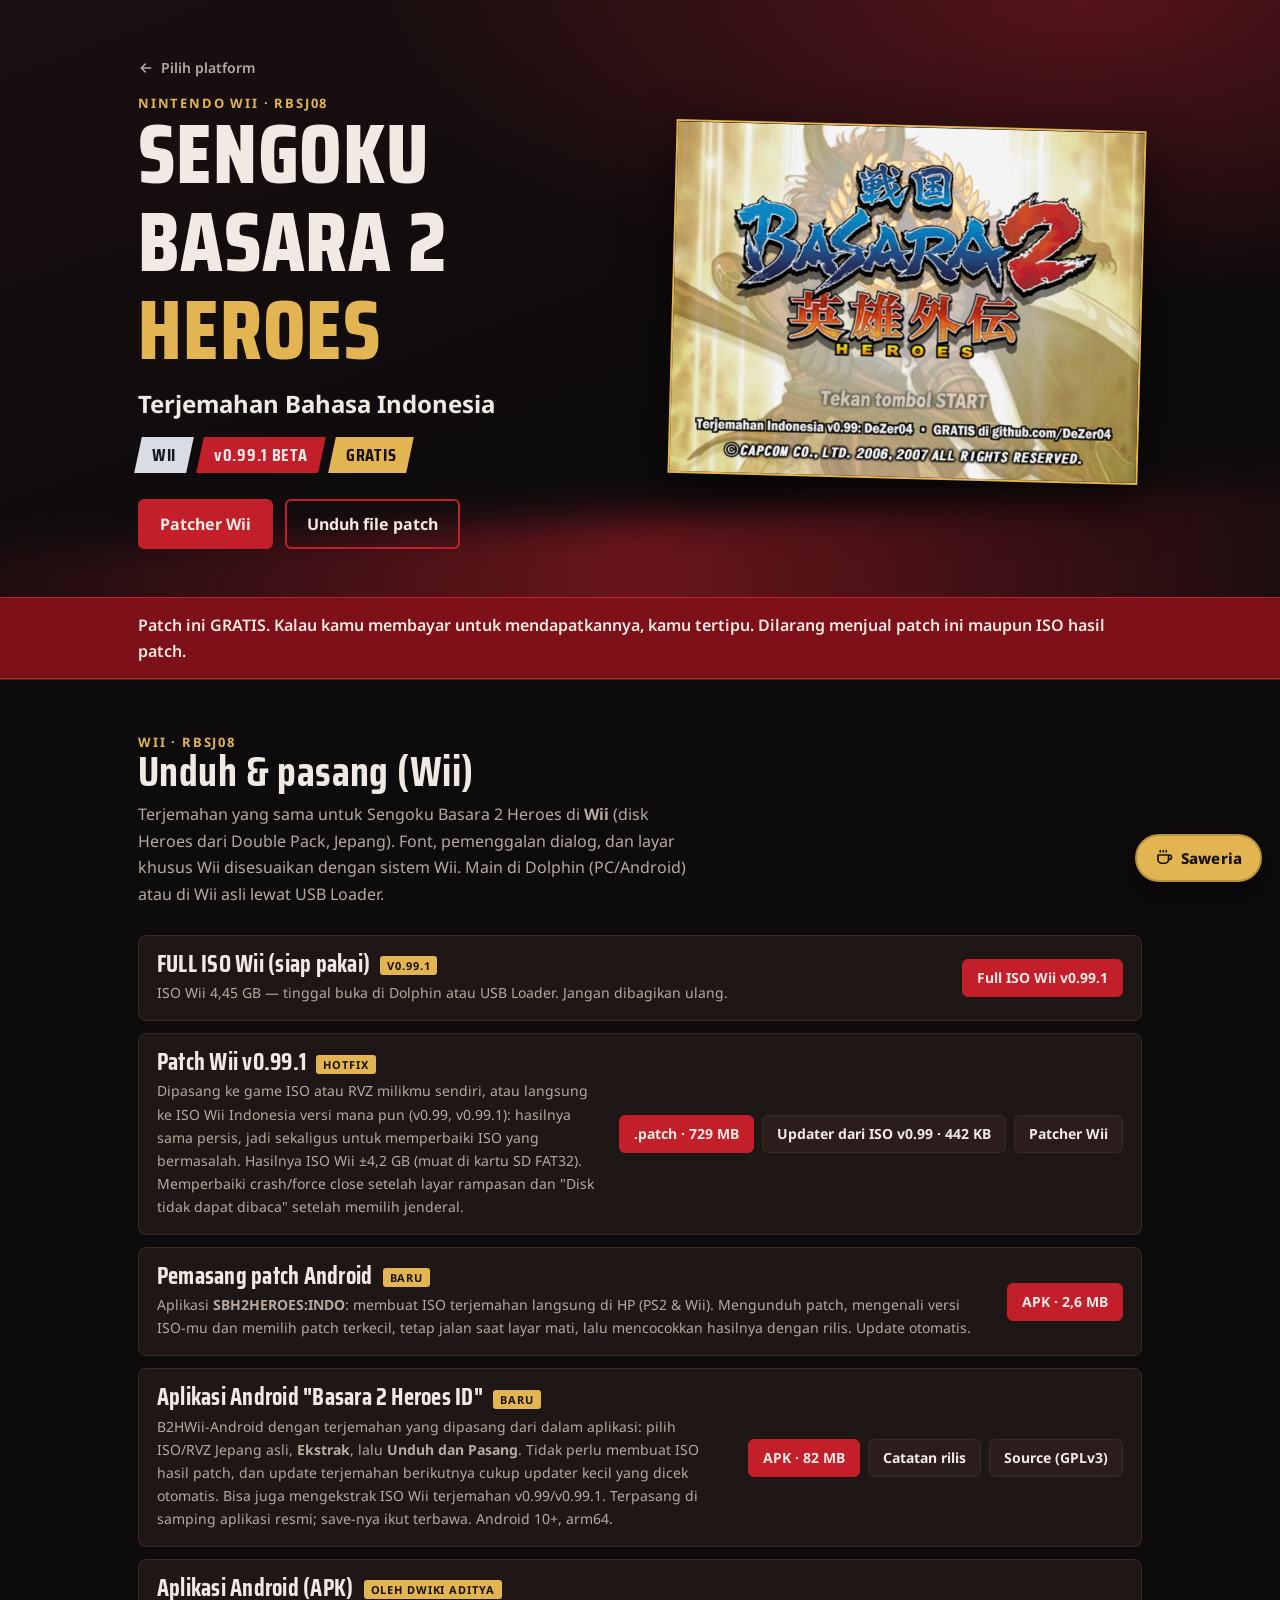
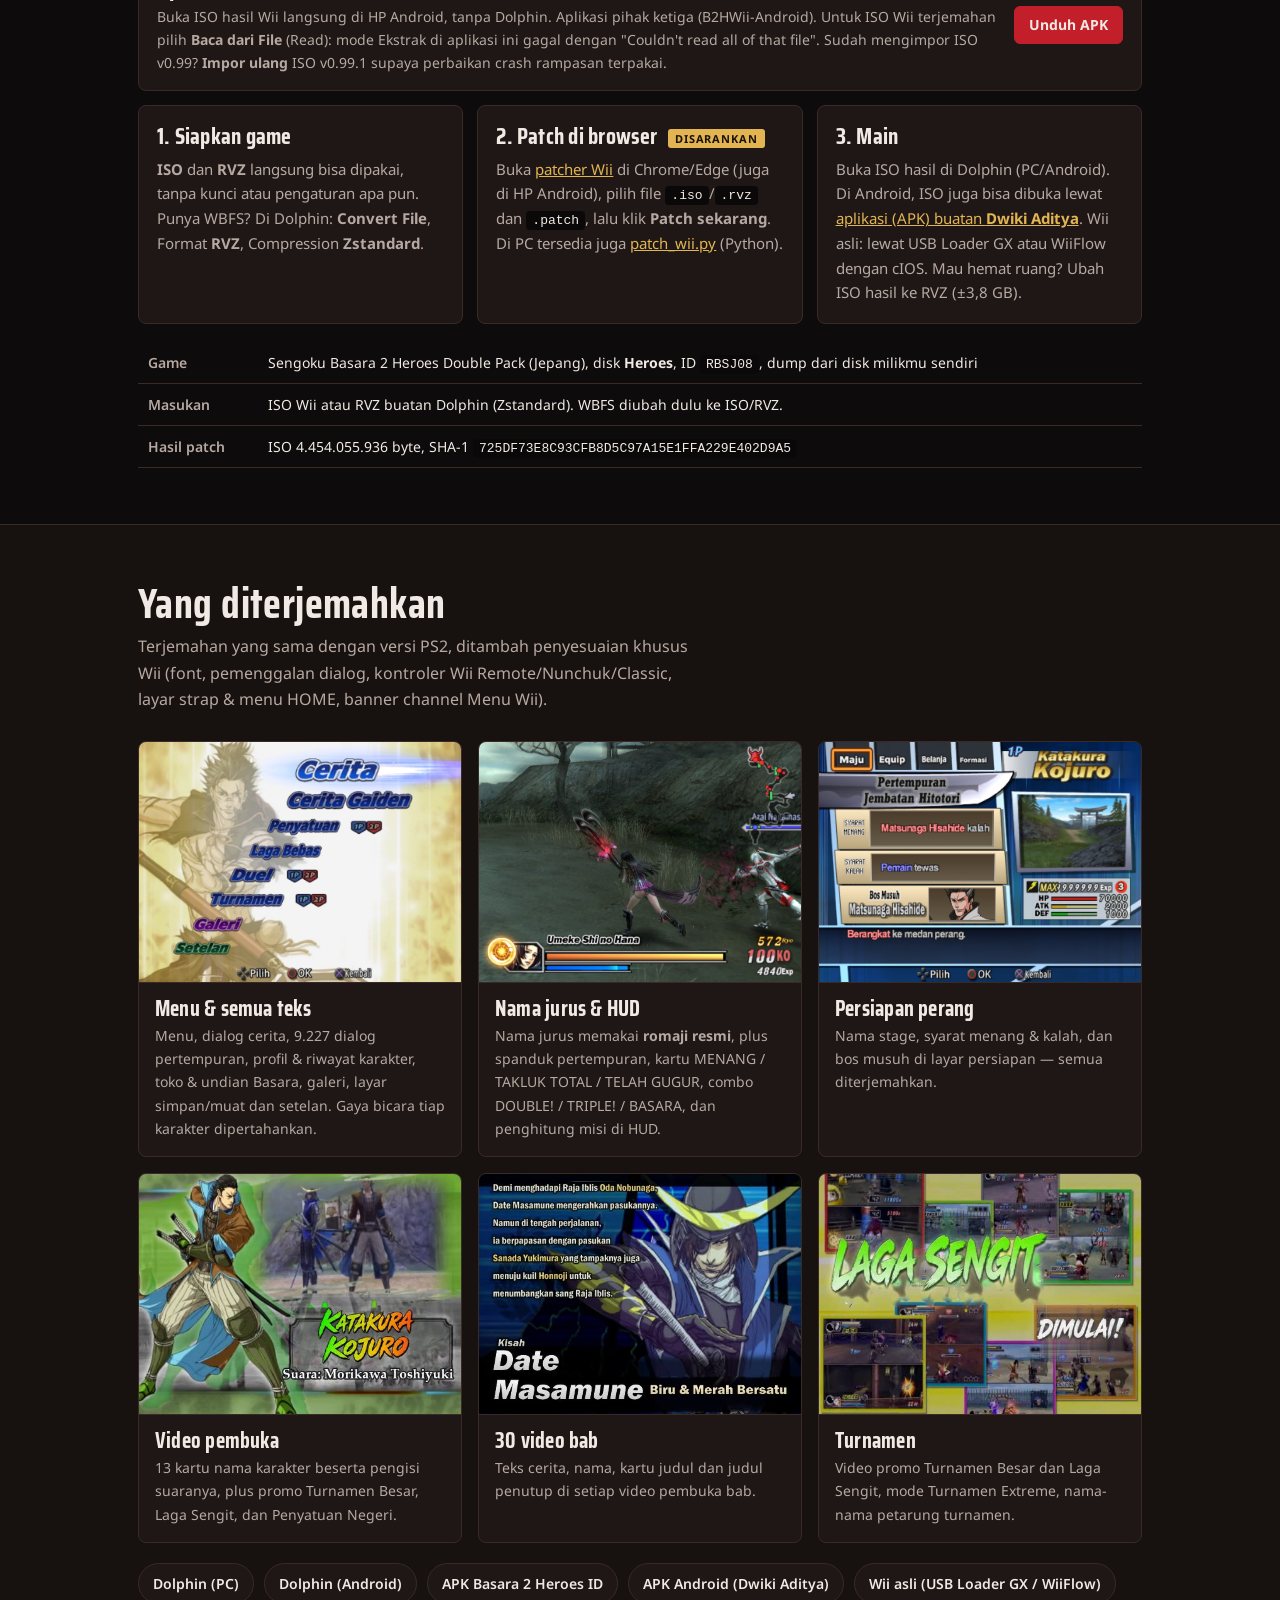
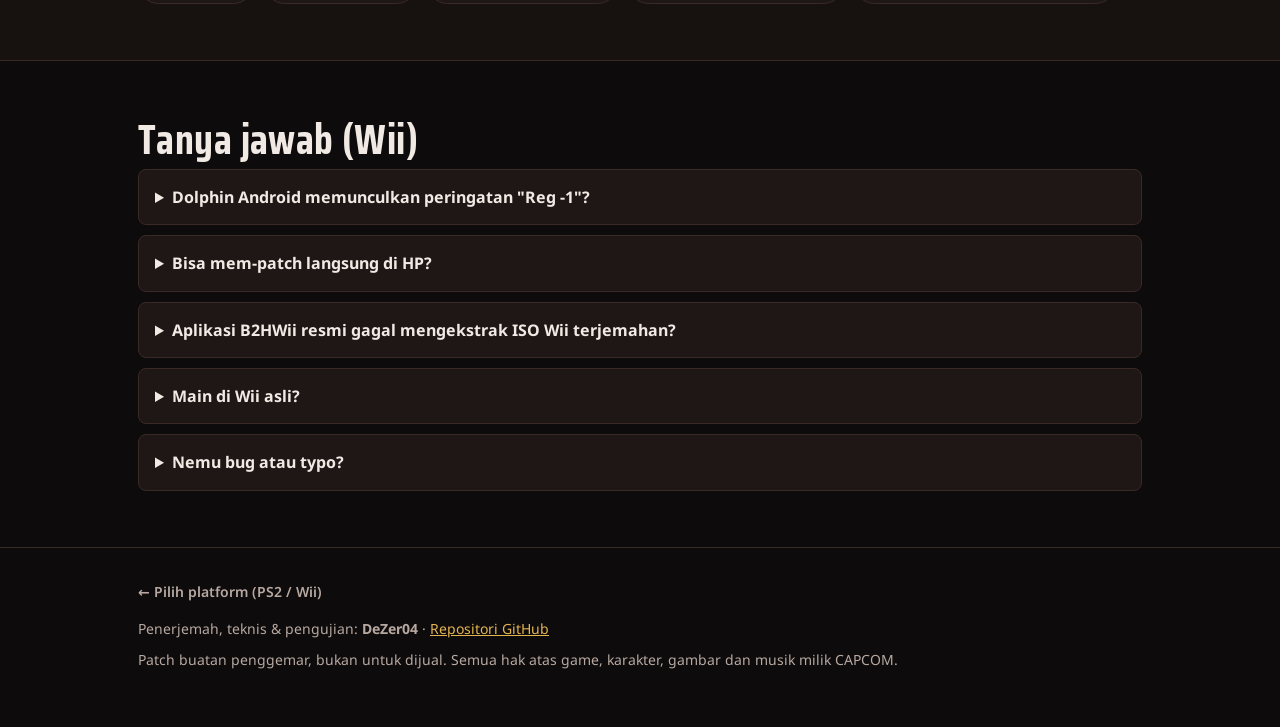
<file: wii.html>
<!doctype html>
<html lang="id">
<head>
<meta charset="utf-8">
<meta name="viewport" content="width=device-width, initial-scale=1, viewport-fit=cover">
<title>Wii — Sengoku Basara 2 Heroes Terjemahan Indonesia</title>
<meta name="description" content="Patch terjemahan Bahasa Indonesia untuk Sengoku Basara 2 Heroes (Nintendo Wii, RBSJ08). Gratis. Pasang langsung di browser dari ISO atau RVZ.">
<meta property="og:title" content="Sengoku Basara 2 Heroes Wii — Terjemahan Bahasa Indonesia">
<meta property="og:description" content="Patch penggemar untuk Wii, GRATIS. Main di Dolphin (PC/Android) atau Wii asli lewat USB Loader.">
<meta property="og:image" content="https://dezer04.github.io/sengoku-basara-2-heroes-id/assets/sampul.jpg">
<meta property="og:type" content="website">
<link rel="preconnect" href="https://fonts.googleapis.com">
<link rel="stylesheet" href="https://fonts.googleapis.com/css2?family=Saira+Condensed:wght@700;800&family=Noto+Sans:wght@400;600;700&display=swap">
<link rel="stylesheet" href="style.css">
</head>
<body>

<header class="hero">
  <div class="wrap">
    <div>
      <a class="backlink" href="index.html">
        <svg width="16" height="16" viewBox="0 0 24 24" fill="none" stroke="currentColor" stroke-width="2.4" stroke-linecap="round" stroke-linejoin="round" aria-hidden="true"><path d="M19 12H5M11 18l-6-6 6-6"/></svg>
        Pilih platform
      </a>
      <div class="eyebrow" style="margin-top:14px">Nintendo Wii · RBSJ08</div>
      <h1>Sengoku Basara 2 <span>Heroes</span></h1>
      <p class="sub">Terjemahan Bahasa Indonesia</p>
      <div class="badges"><span class="badge silver"><b>WII</b></span><span class="badge red"><b>v0.99.1 BETA</b></span><span class="badge gold"><b>GRATIS</b></span></div>
      <div class="cta">
        <a class="btn primary" href="patcher-wii.html">Patcher Wii</a>
        <a class="btn" href="#unduh">Unduh file patch</a>
      </div>
    </div>
    <img class="shot" src="assets/judul.jpg" width="827" height="620" alt="Layar judul Sengoku Basara 2 Heroes versi terjemahan di Wii">
  </div>
</header>

<div class="free"><div class="wrap"><p>Patch ini GRATIS. Kalau kamu membayar untuk mendapatkannya, kamu tertipu. Dilarang menjual patch ini maupun ISO hasil patch.</p></div></div>

<section class="band" id="unduh">
  <div class="wrap">
    <div class="eyebrow">Wii · RBSJ08</div>
    <h2>Unduh &amp; pasang (Wii)</h2>
    <p class="lede">Terjemahan yang sama untuk Sengoku Basara 2 Heroes di <b>Wii</b> (disk Heroes dari Double Pack, Jepang). Font, pemenggalan dialog, dan layar khusus Wii disesuaikan dengan sistem Wii. Main di Dolphin (PC/Android) atau di Wii asli lewat USB Loader.</p>
    <div class="dl">
      <div class="dl-row">
        <div><h3>FULL ISO Wii (siap pakai) <span class="tag">v0.99.1</span></h3><p>ISO Wii 4,45 GB — tinggal buka di Dolphin atau USB Loader. Jangan dibagikan ulang.</p></div>
        <div class="dl-links">
          <a class="main" href="https://pixeldrain.com/u/oPKbmwqM">Full ISO Wii v0.99.1</a>
        </div>
      </div>
      <div class="dl-row">
        <div><h3>Patch Wii v0.99.1 <span class="tag">Hotfix</span></h3><p>Dipasang ke game ISO atau RVZ milikmu sendiri, atau langsung ke ISO Wii Indonesia versi mana pun (v0.99, v0.99.1): hasilnya sama persis, jadi sekaligus untuk memperbaiki ISO yang bermasalah. Hasilnya ISO Wii ±4,2 GB (muat di kartu SD FAT32). Memperbaiki crash/force close setelah layar rampasan dan "Disk tidak dapat dibaca" setelah memilih jenderal.</p></div>
        <div class="dl-links">
          <a class="main" href="https://github.com/DeZer04/sengoku-basara-2-heroes-id/releases/download/wii-v0.99.1/basara2_wii_id_v0.99.1.patch">.patch · 729 MB</a>
          <a href="https://github.com/DeZer04/sengoku-basara-2-heroes-id/releases/download/wii-v0.99.1/basara2_wii_id_v0.99_to_v0.99.1.patch">Updater dari ISO v0.99 · 442 KB</a>
          <a href="patcher-wii.html">Patcher Wii</a>
        </div>
      </div>
      <div class="dl-row">
        <div><h3>Pemasang patch Android <span class="tag">Baru</span></h3><p>Aplikasi <b>SBH2HEROES:INDO</b>: membuat ISO terjemahan langsung di HP (PS2 &amp; Wii). Mengunduh patch, mengenali versi ISO-mu dan memilih patch terkecil, tetap jalan saat layar mati, lalu mencocokkan hasilnya dengan rilis. Update otomatis.</p></div>
        <div class="dl-links">
          <a class="main" href="https://github.com/DeZer04/sengoku-basara-2-heroes-id/releases/download/app-v1.0.0/SBH2HEROES-INDO-v1.0.0.apk">APK · 2,6 MB</a>
        </div>
      </div>
      <div class="dl-row">
        <div><h3>Aplikasi Android "Basara 2 Heroes ID" <span class="tag">Baru</span></h3><p>B2HWii-Android dengan terjemahan yang dipasang dari dalam aplikasi: pilih ISO/RVZ Jepang asli, <b>Ekstrak</b>, lalu <b>Unduh dan Pasang</b>. Tidak perlu membuat ISO hasil patch, dan update terjemahan berikutnya cukup updater kecil yang dicek otomatis. Bisa juga mengekstrak ISO Wii terjemahan v0.99/v0.99.1. Terpasang di samping aplikasi resmi; save-nya ikut terbawa. Android 10+, arm64.</p></div>
        <div class="dl-links">
          <a class="main" href="https://github.com/DeZer04/sengoku-basara-2-heroes-id/releases/download/android-v1.2.1-id1/basara2heroes-ID-1.2.1-id1-android-arm64.apk">APK · 82 MB</a>
          <a href="https://github.com/DeZer04/sengoku-basara-2-heroes-id/releases/tag/android-v1.2.1-id1">Catatan rilis</a>
          <a href="https://github.com/DeZer04/B2HWii-Android/tree/id-edition">Source (GPLv3)</a>
        </div>
      </div>
      <div class="dl-row">
        <div><h3>Aplikasi Android (APK) <span class="tag">oleh Dwiki Aditya</span></h3><p>Buka ISO hasil Wii langsung di HP Android, tanpa Dolphin. Aplikasi pihak ketiga (B2HWii-Android). Untuk ISO Wii terjemahan pilih <b>Baca dari File</b> (Read): mode Ekstrak di aplikasi ini gagal dengan "Couldn't read all of that file". Sudah mengimpor ISO v0.99? <b>Impor ulang</b> ISO v0.99.1 supaya perbaikan crash rampasan terpakai.</p></div>
        <div class="dl-links">
          <a class="main" href="https://github.com/PotatoRecomp/B2HWii-Android/releases">Unduh APK</a>
        </div>
      </div>
    </div>
    <div class="steps" style="margin-top: 14px">
      <div class="step">
        <h3>1. Siapkan game</h3>
        <p><b>ISO</b> dan <b>RVZ</b> langsung bisa dipakai, tanpa kunci atau pengaturan apa pun. Punya WBFS? Di Dolphin: <b>Convert File</b>, Format <b>RVZ</b>, Compression <b>Zstandard</b>.</p>
      </div>
      <div class="step">
        <h3>2. Patch di browser <span class="tag">Disarankan</span></h3>
        <p>Buka <a href="patcher-wii.html">patcher Wii</a> di Chrome/Edge (juga di HP Android), pilih file <code>.iso</code>/<code>.rvz</code> dan <code>.patch</code>, lalu klik <b>Patch sekarang</b>. Di PC tersedia juga <a href="https://github.com/DeZer04/sengoku-basara-2-heroes-id/releases/download/wii-v0.99.1/patch_wii.py">patch_wii.py</a> (Python).</p>
      </div>
      <div class="step">
        <h3>3. Main</h3>
        <p>Buka ISO hasil di Dolphin (PC/Android). Di Android, ISO juga bisa dibuka lewat <a href="https://github.com/PotatoRecomp/B2HWii-Android/releases">aplikasi (APK) buatan <b>Dwiki Aditya</b></a>. Wii asli: lewat USB Loader GX atau WiiFlow dengan cIOS. Mau hemat ruang? Ubah ISO hasil ke RVZ (±3,8 GB).</p>
      </div>
    </div>
    <div class="tbl">
      <table>
        <tr><th>Game</th><td>Sengoku Basara 2 Heroes Double Pack (Jepang), disk <b>Heroes</b>, ID <code>RBSJ08</code>, dump dari disk milikmu sendiri</td></tr>
        <tr><th>Masukan</th><td>ISO Wii atau RVZ buatan Dolphin (Zstandard). WBFS diubah dulu ke ISO/RVZ.</td></tr>
        <tr><th>Hasil patch</th><td>ISO 4.454.055.936 byte, SHA-1 <code>725DF73E8C93CFB8D5C97A15E1FFA229E402D9A5</code></td></tr>
      </table>
    </div>
  </div>
</section>

<section class="band alt" id="fitur">
  <div class="wrap">
    <h2>Yang diterjemahkan</h2>
    <p class="lede">Terjemahan yang sama dengan versi PS2, ditambah penyesuaian khusus Wii (font, pemenggalan dialog, kontroler Wii Remote/Nunchuk/Classic, layar strap &amp; menu HOME, banner channel Menu Wii).</p>
    <div class="feats">
      <div class="feat"><img src="assets/menu.jpg" width="827" height="620" loading="lazy" alt="Menu utama berbahasa Indonesia"><div><h3>Menu &amp; semua teks</h3><p>Menu, dialog cerita, 9.227 dialog pertempuran, profil &amp; riwayat karakter, toko &amp; undian Basara, galeri, layar simpan/muat dan setelan. Gaya bicara tiap karakter dipertahankan.</p></div></div>
      <div class="feat"><img src="assets/pertempuran.jpg" width="827" height="620" loading="lazy" alt="Pertempuran dengan nama jurus romaji Umeke Shi no Hana"><div><h3>Nama jurus &amp; HUD</h3><p>Nama jurus memakai <b>romaji resmi</b>, plus spanduk pertempuran, kartu MENANG / TAKLUK TOTAL / TELAH GUGUR, combo DOUBLE! / TRIPLE! / BASARA, dan penghitung misi di HUD.</p></div></div>
      <div class="feat"><img src="assets/persiapan.jpg" width="827" height="620" loading="lazy" alt="Layar persiapan perang dengan syarat menang dan kalah"><div><h3>Persiapan perang</h3><p>Nama stage, syarat menang &amp; kalah, dan bos musuh di layar persiapan — semua diterjemahkan.</p></div></div>
      <div class="feat"><img src="assets/kartu_nama.jpg" width="512" height="448" loading="lazy" alt="Kartu nama Katakura Kojuro di video pembuka"><div><h3>Video pembuka</h3><p>13 kartu nama karakter beserta pengisi suaranya, plus promo Turnamen Besar, Laga Sengit, dan Penyatuan Negeri.</p></div></div>
      <div class="feat"><img src="assets/kartu_bab.jpg" width="512" height="448" loading="lazy" alt="Video bab Kisah Date Masamune"><div><h3>30 video bab</h3><p>Teks cerita, nama, kartu judul dan judul penutup di setiap video pembuka bab.</p></div></div>
      <div class="feat"><img src="assets/laga_sengit.jpg" width="512" height="448" loading="lazy" alt="Video promo LAGA SENGIT DIMULAI"><div><h3>Turnamen</h3><p>Video promo Turnamen Besar dan Laga Sengit, mode Turnamen Extreme, nama-nama petarung turnamen.</p></div></div>
    </div>
    <div class="plats" style="margin-top:20px">
      <span class="plat">Dolphin (PC)</span><span class="plat">Dolphin (Android)</span><span class="plat">APK Basara 2 Heroes ID</span><span class="plat">APK Android (Dwiki Aditya)</span><span class="plat">Wii asli (USB Loader GX / WiiFlow)</span>
    </div>
  </div>
</section>

<section class="band" id="faq">
  <div class="wrap">
    <h2>Tanya jawab (Wii)</h2>
    <details><summary>Dolphin Android memunculkan peringatan "Reg -1"?</summary><p>Itu bug JIT Dolphin Android, dan muncul juga di game asli tanpa patch. Tekan <b>Ignore for this session</b>, atau matikan Settings → Config → Interface → <b>Use Panic Handlers</b>.</p></details>
    <details><summary>Bisa mem-patch langsung di HP?</summary><p>Bisa lewat patcher Wii di Chrome Android: pilih file <code>.iso</code>/<code>.rvz</code> dan <code>.patch</code>. Siapkan ruang kosong yang cukup dan biarkan layar menyala sampai selesai. Atau pakai aplikasi <a href="https://github.com/DeZer04/sengoku-basara-2-heroes-id/releases/tag/android-v1.2.1-id1">Basara 2 Heroes ID</a>: patch dipasang langsung ke game di dalam aplikasi, tanpa membuat ISO.</p></details>
    <details><summary>Aplikasi B2HWii resmi gagal mengekstrak ISO Wii terjemahan?</summary><p>ISO Wii v0.99/v0.99.1 berakhir tepat di ujung partisi, dan aplikasi resmi membaca sedikit melewati akhir file saat mengekstrak file terakhir, sehingga muncul "Couldn't read all of that file". ISO-mu tidak rusak. Pilih <b>Baca dari File</b> di aplikasi resmi, atau pakai aplikasi Basara 2 Heroes ID yang sudah memperbaikinya.</p></details>
    <details><summary>Main di Wii asli?</summary><p>Lewat USB Loader GX atau WiiFlow dengan cIOS. ISO hasil memakai partisi fakesign; jalankan dengan loader yang mendukung (IOS dengan trucha/cIOS). Mau hemat ruang? Ubah ISO hasil ke RVZ (±3,8 GB).</p></details>
    <details><summary>Nemu bug atau typo?</summary><p>Laporkan lewat <a href="https://github.com/DeZer04/sengoku-basara-2-heroes-id/issues">GitHub Issues</a> dengan screenshot dan lokasi kejadian (mode, stage, menu). Daftar lengkap perubahan dan masalah yang diketahui ada di <a href="https://github.com/DeZer04/sengoku-basara-2-heroes-id/blob/main/README_ID.txt">README_ID.txt</a>.</p></details>
  </div>
</section>

<footer>
  <div class="wrap">
    <p><a class="backlink" href="index.html">← Pilih platform (PS2 / Wii)</a></p>
    <p style="margin-top:14px">Penerjemah, teknis &amp; pengujian: <b>DeZer04</b> · <a href="https://github.com/DeZer04/sengoku-basara-2-heroes-id">Repositori GitHub</a></p>
    <p>Patch buatan penggemar, bukan untuk dijual. Semua hak atas game, karakter, gambar dan musik milik CAPCOM.</p>
  </div>
</footer>

<a class="saweria-fab" href="https://saweria.co/deozz" target="_blank" rel="noopener" aria-label="Dukung di Saweria">
  <svg width="18" height="18" viewBox="0 0 24 24" fill="none" stroke="currentColor" stroke-width="2.2" stroke-linecap="round" stroke-linejoin="round" aria-hidden="true"><path d="M18 8h1a3 3 0 0 1 0 6h-1M4 8h14v6a5 5 0 0 1-5 5H9a5 5 0 0 1-5-5V8zM7 2v2M11 2v2M15 2v2"/></svg>
  Saweria
</a>

</body>
</html>
</file>
<file: style.css>
/* Sengoku Basara 2 Heroes ID — shared theme (dark lacquer-and-gold, like the game's banners) */
:root {
  --bg: #0e0b0c;
  --band: #17110f;
  --panel: #1e1716;
  --line: #3a2a26;
  --text: #f1e9e3;
  --muted: #b7a9a1;
  --red: #c21f2b;
  --red-deep: #7d1018;
  --gold: #e3b552;
  --display: "Saira Condensed", "Arial Narrow", Impact, sans-serif;
  --body: "Noto Sans", "Segoe UI", system-ui, sans-serif;
  color-scheme: dark;
}
* { box-sizing: border-box; }
html { scroll-behavior: smooth; }
body { margin: 0; background: var(--bg); color: var(--text); font: 16px/1.65 var(--body); }
a { color: var(--gold); }
img { max-width: 100%; height: auto; display: block; }
.wrap { max-width: 1040px; margin: 0 auto; padding-left: max(18px, env(safe-area-inset-left, 0px)); padding-right: max(18px, env(safe-area-inset-right, 0px)); }
.band { padding-block: 56px; border-top: 1px solid var(--line); }
.band.alt { background: var(--band); }
h1, h2, h3 { font-family: var(--display); line-height: 1.05; margin: 0; text-wrap: balance; letter-spacing: .01em; }
h2 { font-size: clamp(30px, 5vw, 42px); margin-bottom: 8px; }
h2 + p.lede { color: var(--muted); margin: 0 0 28px; max-width: 62ch; }
.eyebrow { color: var(--gold); font: 700 13px/1 var(--body); letter-spacing: .14em; text-transform: uppercase; }

/* hero */
.hero { position: relative; overflow: hidden; padding-block: 56px 48px;
  background: radial-gradient(1200px 500px at 85% 0%, rgba(194,31,43,.38), transparent 60%),
              linear-gradient(160deg, #1a0f10 0%, var(--bg) 60%); }
.hero::after { content: ""; position: absolute; inset: auto -10% -60px -10%; height: 140px;
  background: linear-gradient(90deg, transparent, rgba(194,31,43,.5), transparent); transform: rotate(-3deg); filter: blur(18px); }
.hero .wrap { position: relative; z-index: 1; display: grid; grid-template-columns: minmax(0, 1.05fr) minmax(0, 1fr); gap: 40px; align-items: center; }
.hero h1 { font-size: clamp(44px, 8vw, 84px); font-weight: 800; text-transform: uppercase; }
.hero h1 span { color: var(--gold); display: block; }
.hero .sub { font: 700 clamp(18px, 2.6vw, 24px)/1.25 var(--body); margin: 14px 0 18px; }
.badges { display: flex; flex-wrap: wrap; gap: 10px; margin-bottom: 26px; }
.badge { font: 800 18px/1 var(--display); letter-spacing: .04em; padding: 9px 14px; transform: skew(-12deg); }
.badge b { display: inline-block; transform: skew(12deg); }
.badge.red { background: var(--red); }
.badge.gold { background: var(--gold); color: #1a1208; }
.badge.blue { background: #2b6fd6; }
.badge.silver { background: #d9dde3; color: #15181c; }
.cta { display: flex; flex-wrap: wrap; gap: 12px; }
.btn { display: inline-flex; align-items: center; gap: 8px; text-decoration: none; font: 700 16px/1 var(--body);
  padding: 15px 20px; border-radius: 6px; border: 2px solid var(--red); color: var(--text); }
.btn.primary { background: var(--red); }
.btn.ghost { border-color: var(--line); }
.btn:hover { filter: brightness(1.12); }
.btn:focus-visible { outline: 3px solid var(--gold); outline-offset: 3px; }
.shot { border: 2px solid var(--gold); box-shadow: 0 20px 50px rgba(0,0,0,.6); transform: rotate(1.5deg); }
.free { background: var(--red-deep); border-block: 1px solid var(--red); }
.free p { margin: 0; padding-block: 14px; font-weight: 600; }
.backlink { display: inline-flex; align-items: center; gap: 7px; text-decoration: none; color: var(--muted); font-weight: 600; font-size: 14px; }
.backlink:hover { color: var(--gold); }

/* platform selector (landing) */
.pick { min-height: 100svh; display: flex; flex-direction: column; justify-content: center;
  background: radial-gradient(1200px 600px at 50% -10%, rgba(194,31,43,.30), transparent 60%),
              linear-gradient(170deg, #190f10 0%, var(--bg) 55%); padding-block: 48px; }
.pick-head { text-align: center; margin-bottom: 34px; }
.pick-head .eyebrow { display: block; margin-bottom: 10px; }
.pick-head h1 { font-family: var(--display); font-weight: 800; text-transform: uppercase; font-size: clamp(38px, 7vw, 72px); line-height: 1; }
.pick-head h1 span { color: var(--gold); }
.pick-head p { color: var(--muted); margin: 12px 0 0; font-size: clamp(15px, 2vw, 18px); }
.cards { display: grid; grid-template-columns: repeat(2, minmax(0, 1fr)); gap: 26px; }
.pcard { position: relative; display: block; text-decoration: none; color: var(--text);
  background: var(--panel); border: 2px solid var(--line); border-radius: 16px; overflow: hidden;
  transition: transform .18s ease, border-color .18s ease, box-shadow .18s ease; }
.pcard:hover, .pcard:focus-visible { transform: translateY(-6px); border-color: var(--accent); box-shadow: 0 26px 64px rgba(0,0,0,.6); outline: none; }
.pcard .cover { position: relative; aspect-ratio: 7 / 10; overflow: hidden; }
.pcard .cover img { width: 100%; height: 100%; object-fit: cover; transition: transform .25s ease; }
.pcard:hover .cover img { transform: scale(1.04); }
.pcard .cover::after { content: ""; position: absolute; inset: 0; background: linear-gradient(180deg, transparent 40%, rgba(14,11,12,.85) 100%); }
.pcard .plat-tag { position: absolute; top: 14px; left: 14px; z-index: 2; font: 800 14px/1 var(--display);
  letter-spacing: .06em; text-transform: uppercase; padding: 8px 12px; border-radius: 6px; background: var(--accent); color: #0e0b0c; }
.pcard .meta { padding: 20px 22px 24px; position: relative; }
.pcard .plat-name { font-family: var(--display); font-weight: 800; text-transform: uppercase; font-size: clamp(26px, 3.4vw, 36px); line-height: 1; }
.pcard .plat-sub { color: var(--muted); font-size: 14px; margin: 8px 0 16px; }
.pcard .enter { display: inline-flex; align-items: center; gap: 8px; font-weight: 700; color: var(--accent); }
.pcard .enter svg { transition: transform .18s ease; }
.pcard:hover .enter svg { transform: translateX(4px); }
.pcard.ps2 { --accent: #3b82e6; }
.pcard.wii { --accent: #cfd6de; }
.pick-note { text-align: center; color: var(--muted); font-size: 14px; margin-top: 28px; }

/* download table */
.dl { display: grid; gap: 12px; }
.dl-row { display: grid; grid-template-columns: minmax(0, 1fr) auto; gap: 16px; align-items: center;
  background: var(--panel); border: 1px solid var(--line); border-radius: 8px; padding: 16px 18px; }
.dl-row h3 { font-size: 24px; }
.dl-row p { margin: 4px 0 0; color: var(--muted); font-size: 14px; }
.dl-links { display: flex; flex-wrap: wrap; gap: 8px; justify-content: flex-end; }
.dl-links a { text-decoration: none; font: 700 14px/1 var(--body); padding: 11px 14px; border-radius: 6px; background: #2a1d1b; border: 1px solid var(--line); color: var(--text); white-space: nowrap; }
.dl-links a.main { background: var(--red); border-color: var(--red); }
.tag { display: inline-block; font: 700 11px/1 var(--body); letter-spacing: .08em; text-transform: uppercase; color: #1a1208; background: var(--gold); padding: 4px 7px; border-radius: 3px; vertical-align: middle; margin-left: 6px; }

/* steps */
.steps { display: grid; grid-template-columns: repeat(3, minmax(0, 1fr)); gap: 14px; counter-reset: s; }
.step { background: var(--panel); border: 1px solid var(--line); border-radius: 8px; padding: 18px; display: grid; gap: 8px; align-content: start; }
.step h3 { font-size: 23px; }
.step p { margin: 0; color: var(--muted); font-size: 15px; }
.step code, td code { font: 13px ui-monospace, Consolas, monospace; background: #0b0809; padding: 2px 6px; border-radius: 4px; color: var(--text); overflow-wrap: anywhere; }
.tbl { overflow-x: auto; margin-top: 18px; }
table { border-collapse: collapse; width: 100%; font-size: 14px; font-variant-numeric: tabular-nums; }
th, td { text-align: left; padding: 9px 10px; border-bottom: 1px solid var(--line); vertical-align: top; }
th { color: var(--muted); font-weight: 600; width: 120px; }

/* features */
.feats { display: grid; grid-template-columns: repeat(3, minmax(0, 1fr)); gap: 16px; }
.feat { background: var(--panel); border: 1px solid var(--line); border-radius: 8px; overflow: hidden; display: grid; grid-template-rows: auto 1fr; }
.feat img { width: 100%; aspect-ratio: 4 / 3; object-fit: cover; border-bottom: 1px solid var(--line); }
.feat div { padding: 14px 16px 16px; }
.feat h3 { font-size: 22px; margin-bottom: 4px; }
.feat p { margin: 0; color: var(--muted); font-size: 14px; }
.compare { display: grid; grid-template-columns: minmax(0, 1fr) minmax(0, 1fr); gap: 28px; align-items: center; }
.compare img { border: 1px solid var(--line); border-radius: 8px; }

/* platforms + faq */
.plats { display: flex; flex-wrap: wrap; gap: 10px; }
.plat { background: var(--panel); border: 1px solid var(--line); border-radius: 999px; padding: 8px 14px; font-weight: 600; font-size: 14px; }
details { background: var(--panel); border: 1px solid var(--line); border-radius: 8px; padding: 14px 16px; }
details + details { margin-top: 10px; }
summary { cursor: pointer; font-weight: 700; }
details p { margin: 10px 0 0; color: var(--muted); }
footer { border-top: 1px solid var(--line); padding-block: 32px 48px; color: var(--muted); font-size: 14px; }
footer p { margin: 0 0 8px; }

@media (max-width: 820px) {
  .hero .wrap, .compare { grid-template-columns: minmax(0, 1fr); }
  .steps, .feats, .cards { grid-template-columns: minmax(0, 1fr); }
  .shot { transform: none; }
  .dl-row { grid-template-columns: minmax(0, 1fr); }
  .dl-links { justify-content: flex-start; }
}
/* floating Saweria (dukungan) button */
.saweria-fab { position: fixed; right: 18px; bottom: max(18px, env(safe-area-inset-bottom, 0px)); z-index: 60;
  display: inline-flex; align-items: center; gap: 8px; text-decoration: none;
  background: var(--gold); color: #1a1208; font: 800 15px/1 var(--body); letter-spacing: .01em;
  padding: 13px 18px; border-radius: 999px; border: 2px solid rgba(0,0,0,.2);
  box-shadow: 0 10px 30px rgba(0,0,0,.5); transition: transform .16s ease, box-shadow .16s ease, filter .16s ease; }
.saweria-fab:hover { transform: translateY(-3px); filter: brightness(1.05); box-shadow: 0 16px 42px rgba(0,0,0,.6); }
.saweria-fab:focus-visible { outline: 3px solid var(--text); outline-offset: 3px; }
.saweria-fab svg { width: 18px; height: 18px; }
@media (max-width: 520px) { .saweria-fab { right: 12px; padding: 12px 15px; font-size: 14px; } }

@media (prefers-reduced-motion: reduce) { html { scroll-behavior: auto; } .pcard, .pcard .cover img, .pcard .enter svg, .saweria-fab { transition: none; } }
</file>
